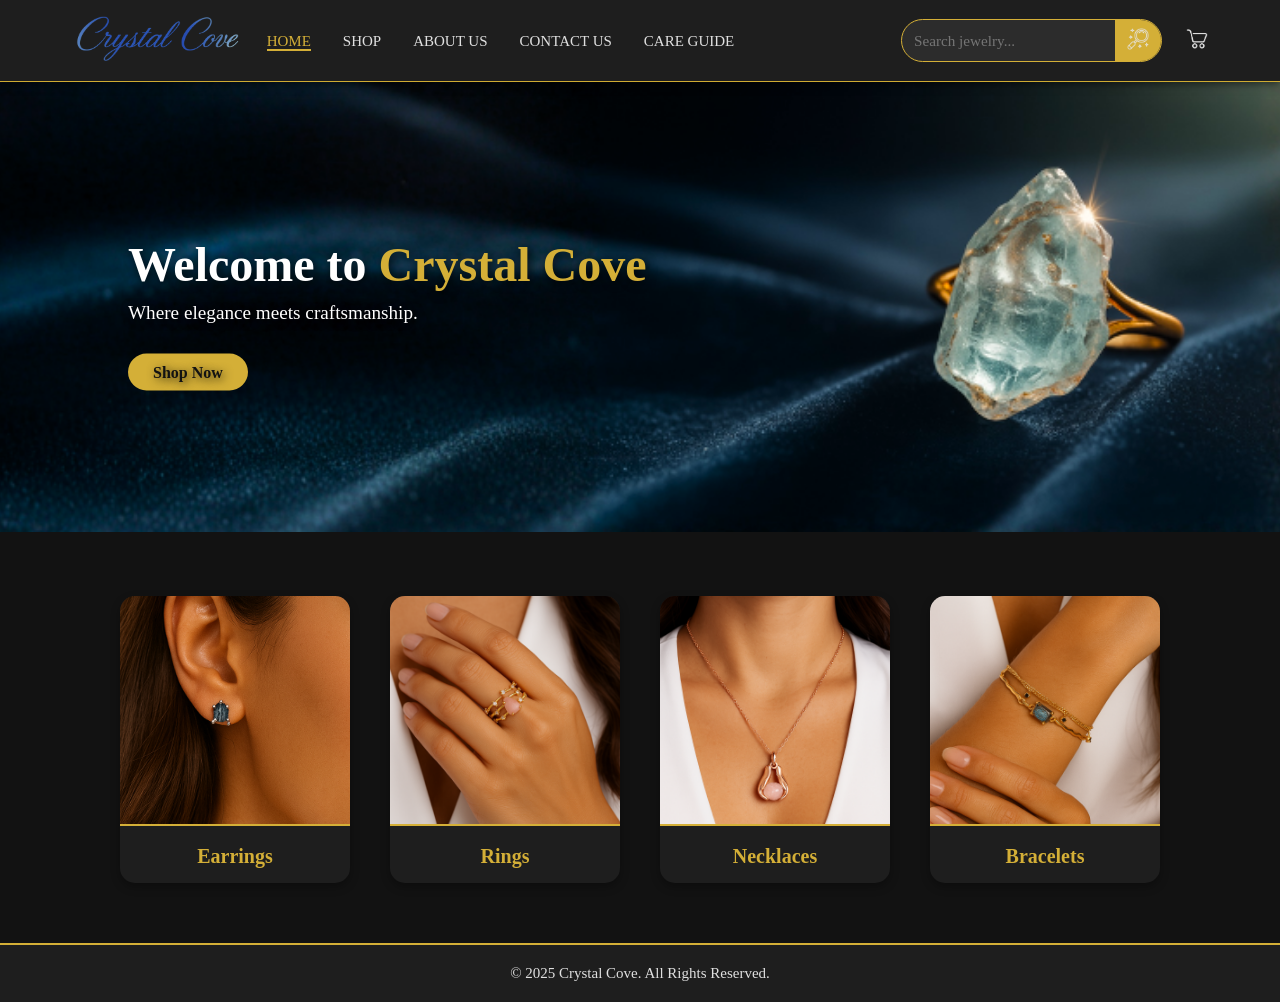
<file: Cove/index.html>
<!DOCTYPE html>
<html lang="en">
<head>
  <meta charset="UTF-8" />
  <meta name="viewport" content="width=device-width, initial-scale=1.0" />
  <title>Home</title>
  <link rel="stylesheet" href="theme/style2.css">
</head>
<body>
  <header class="main-header">
    <div class="header-container">
      <nav>
        <a href="index.html" class="logo-link">
          <img src="pics/logo.png" alt="logo" class="logo-img">
        </a>
        <ul class="list">
          <li><a href="index.html" class="active">Home</a></li>
          <li><a href="shop.html">Shop</a></li>
          <li><a href="about.html">About Us</a></li>
          <li><a href="contact.html">Contact Us</a></li>
          <li><a href="care-guide.html">Care Guide</a></li>
        </ul>
      </nav>

      <div class="icons">
        <div class="search-container">
          <form action="search.html" method="get">
            <input type="text" placeholder="Search jewelry..." name="q" class="search-input">
            <button type="submit" class="search-btn">
              <img src="pics/1.png" alt="Search" class="icon-img">
            </button>
          </form>
        </div>
        <a href="cart.html" aria-label="Shopping Cart">
          <img src="pics/2.png" alt="Shopping Cart" class="icon-img">
        </a>
      </div>
    </div>
  </header>

  <div class="homepic">
    <img src="pics/logopa.png" alt="Crystal Cove Jewelry" class="homepic-img">
    <div class="hometext">
      <h1>Welcome to <span>Crystal Cove</span></h1>
      <p>Where elegance meets craftsmanship.</p>
      <a href="shop.html" class="btn">Shop Now</a>
    </div>
  </div>

  <div class="product">
    <div class="product-item">
      <a href="shop.html#earrings">
        <img src="pics/earrings.png" alt="Earrings">
        <h3>Earrings</h3>
      </a>
    </div>

    <div class="product-item">
      <a href="shop.html#rings">
        <img src="pics/rings.png" alt="Rings">
        <h3>Rings</h3>
      </a>
    </div>

    <div class="product-item">
      <a href="shop.html#necklaces">
        <img src="pics/necklaces.png" alt="Necklaces">
        <h3>Necklaces</h3>
      </a>
    </div>

    <div class="product-item">
      <a href="shop.html#bracelets">
        <img src="pics/bracelets.png" alt="Bracelets">
        <h3>Bracelets</h3>
      </a>
    </div>
  </div>

  <footer>
    <p>© 2025 Crystal Cove. All Rights Reserved.</p>
  </footer>
</body>
</html>
</file>
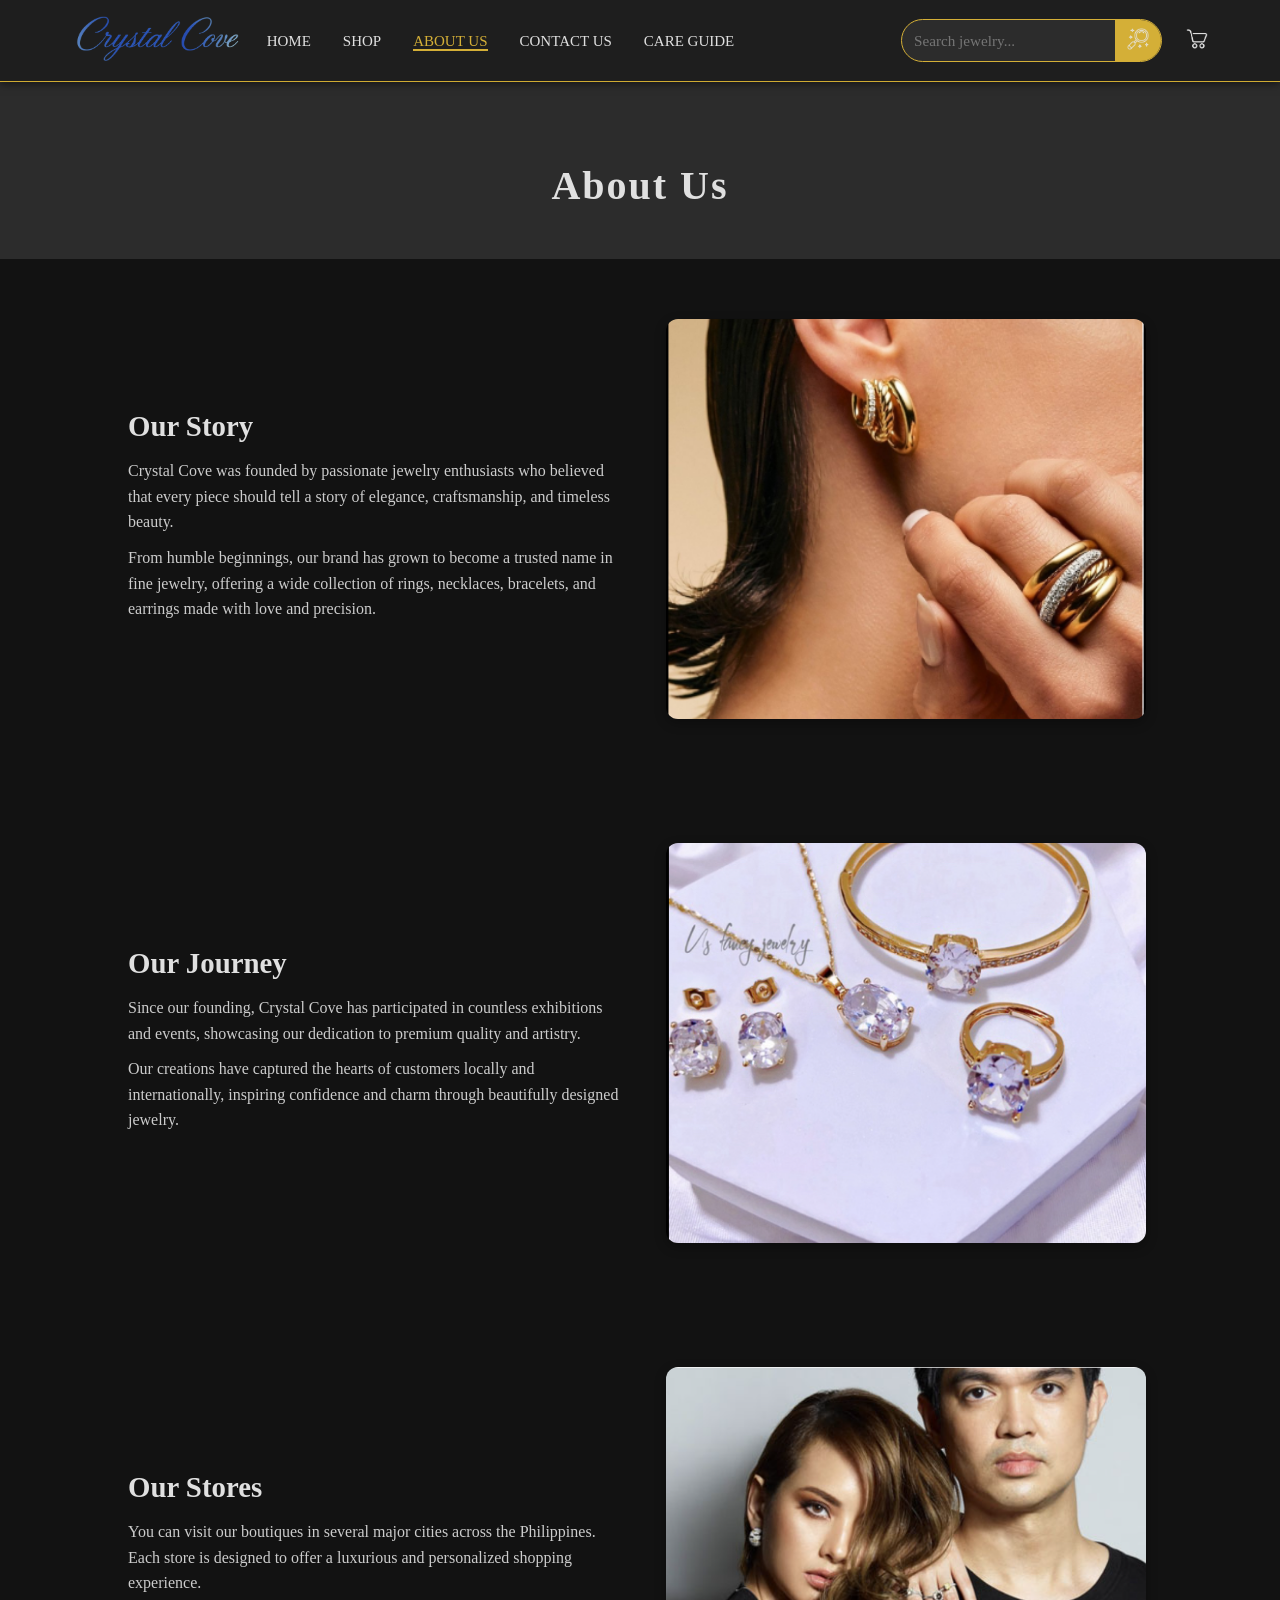
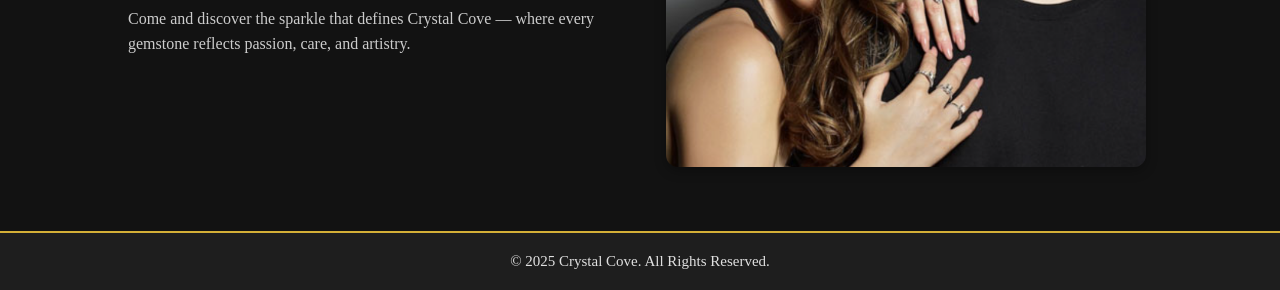
<file: Cove/about.html>
<!DOCTYPE html>
<html lang="en">
<head>
  <meta charset="UTF-8">
  <meta name="viewport" content="width=device-width, initial-scale=1.0">
  <title>About Us | Crystal Cove</title>
  <link rel="stylesheet" href="theme/style2.css">
</head>
<body>

  <header class="main-header">
    <div class="header-container">
      <nav>
        <a href="index.html" class="logo-link">
          <img src="pics/logo.png" alt="Crystal Cove Logo" class="logo-img">
        </a>
        <ul class="list">
          <li><a href="index.html">Home</a></li>
          <li><a href="shop.html">Shop</a></li>
          <li><a href="about.html" class="active">About Us</a></li>
          <li><a href="contact.html">Contact Us</a></li>
          <li><a href="care-guide.html">Care Guide</a></li>
        </ul>
      </nav>

      <div class="icons">
        <div class="search-container">
          <form action="search.html" method="get">
            <input type="text" placeholder="Search jewelry..." name="q" class="search-input">
            <button type="submit" class="search-btn">
              <img src="pics/1.png" alt="Search Icon" class="icon-img">
            </button>
          </form>
        </div>
        <a href="cart.html" aria-label="Shopping Cart">
          <img src="pics/2.png" alt="Shopping Cart Icon" class="icon-img">
        </a>
      </div>
    </div>
  </header>

  <section class="about-header">
    <h1>About Us</h1>
  </section>

  <!-- Our Story -->
  <section class="about-section">
    <div class="about-text">
      <h2>Our Story</h2>
      <p>
        Crystal Cove was founded by passionate jewelry enthusiasts who believed
        that every piece should tell a story of elegance, craftsmanship, and timeless beauty.
      </p>
      <p>
        From humble beginnings, our brand has grown to become a trusted name in fine jewelry,
        offering a wide collection of rings, necklaces, bracelets, and earrings made with love
        and precision.
      </p>
    </div>
    <div class="about-img">
      <img src="pics/about1.png" alt="Our Story">
    </div>
  </section>

  <!-- Milestones -->
  <section class="about-section reverse">
    <div class="about-img">
      <img src="pics/about2.png" alt="Our Journey">
    </div>
    <div class="about-text">
      <h2>Our Journey</h2>
      <p>
        Since our founding, Crystal Cove has participated in countless exhibitions
        and events, showcasing our dedication to premium quality and artistry.
      </p>
      <p>
        Our creations have captured the hearts of customers locally and internationally,
        inspiring confidence and charm through beautifully designed jewelry.
      </p>
    </div>
  </section>

  <!-- Branches -->
  <section class="about-section">
    <div class="about-text">
      <h2>Our Stores</h2>
      <p>
        You can visit our boutiques in several major cities across the Philippines.
        Each store is designed to offer a luxurious and personalized shopping experience.
      </p>
      <p>
        Come and discover the sparkle that defines Crystal Cove — where every gemstone
        reflects passion, care, and artistry.
      </p>
    </div>
    <div class="about-img">
      <img src="pics/about3.png" alt="Our Stores">
    </div>
  </section>

  <footer>
    <p>© 2025 Crystal Cove. All Rights Reserved.</p>
  </footer>

</body>
</html>
</file>
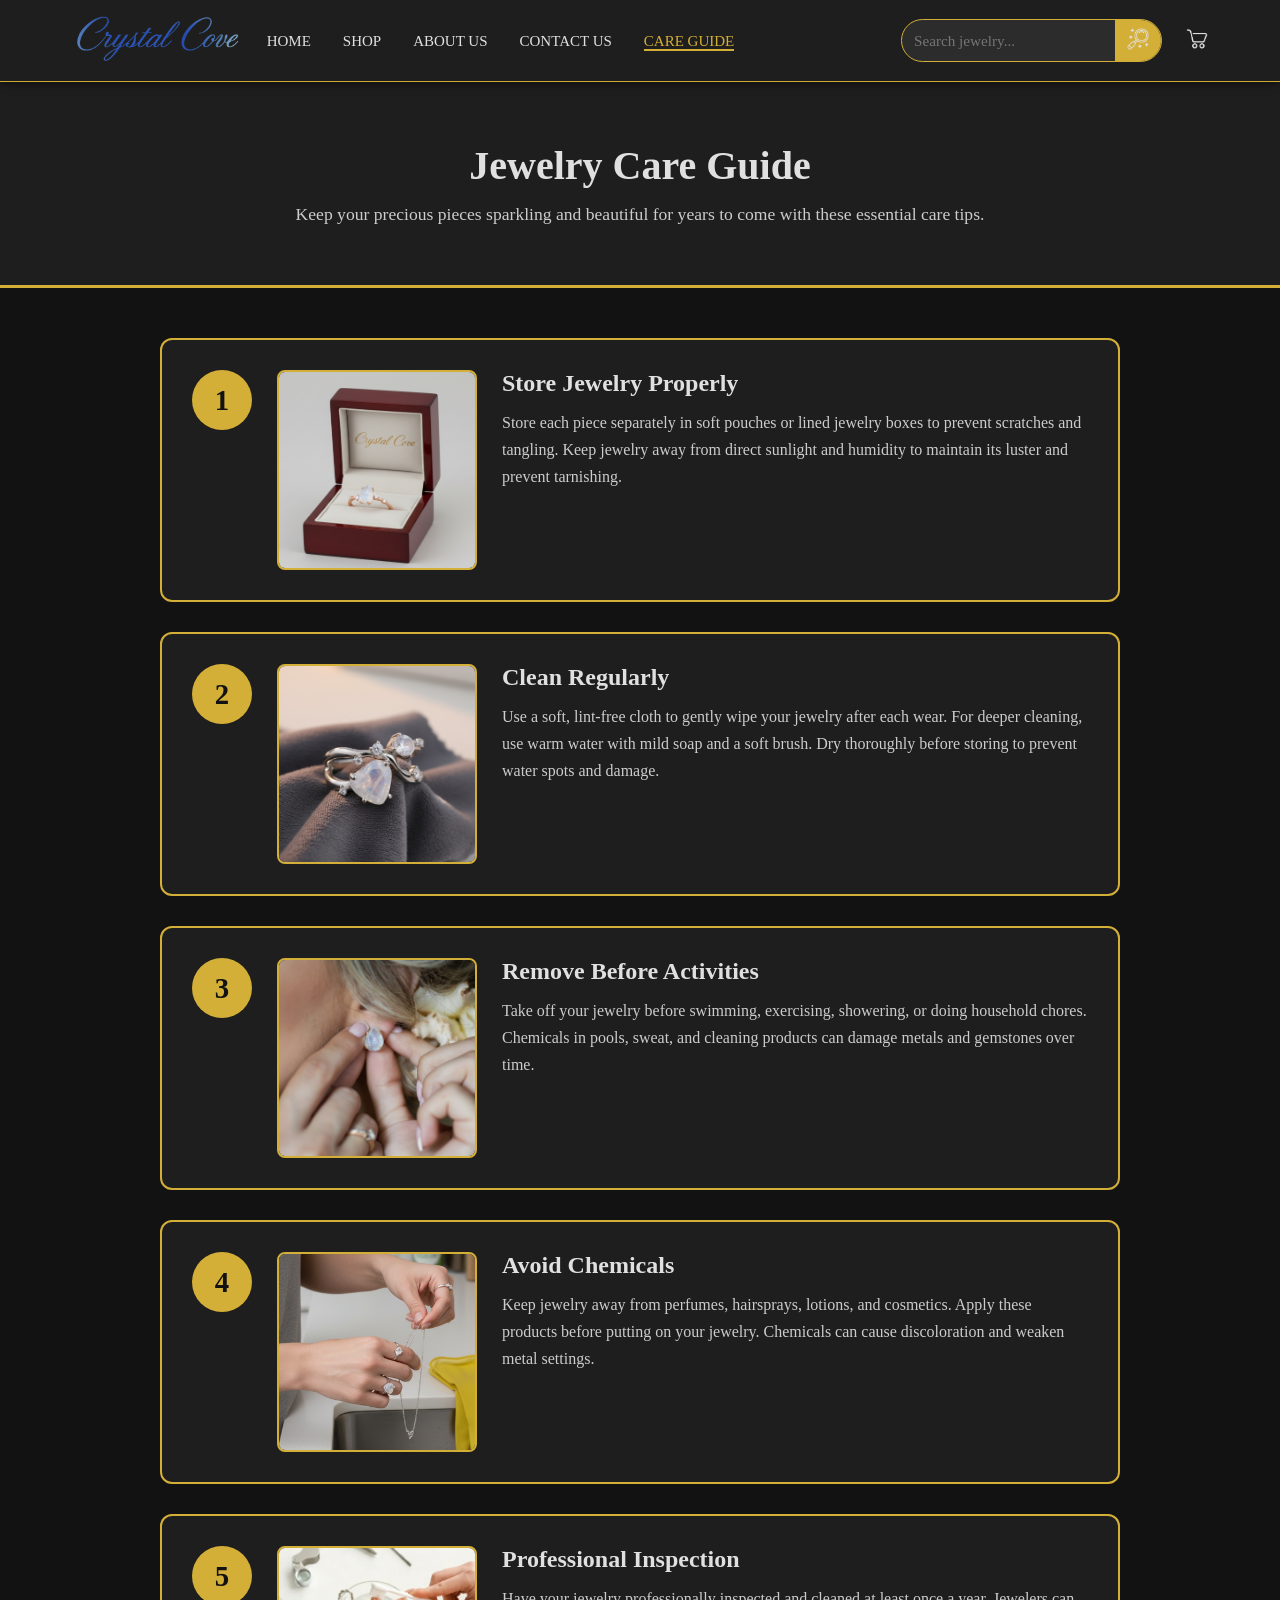
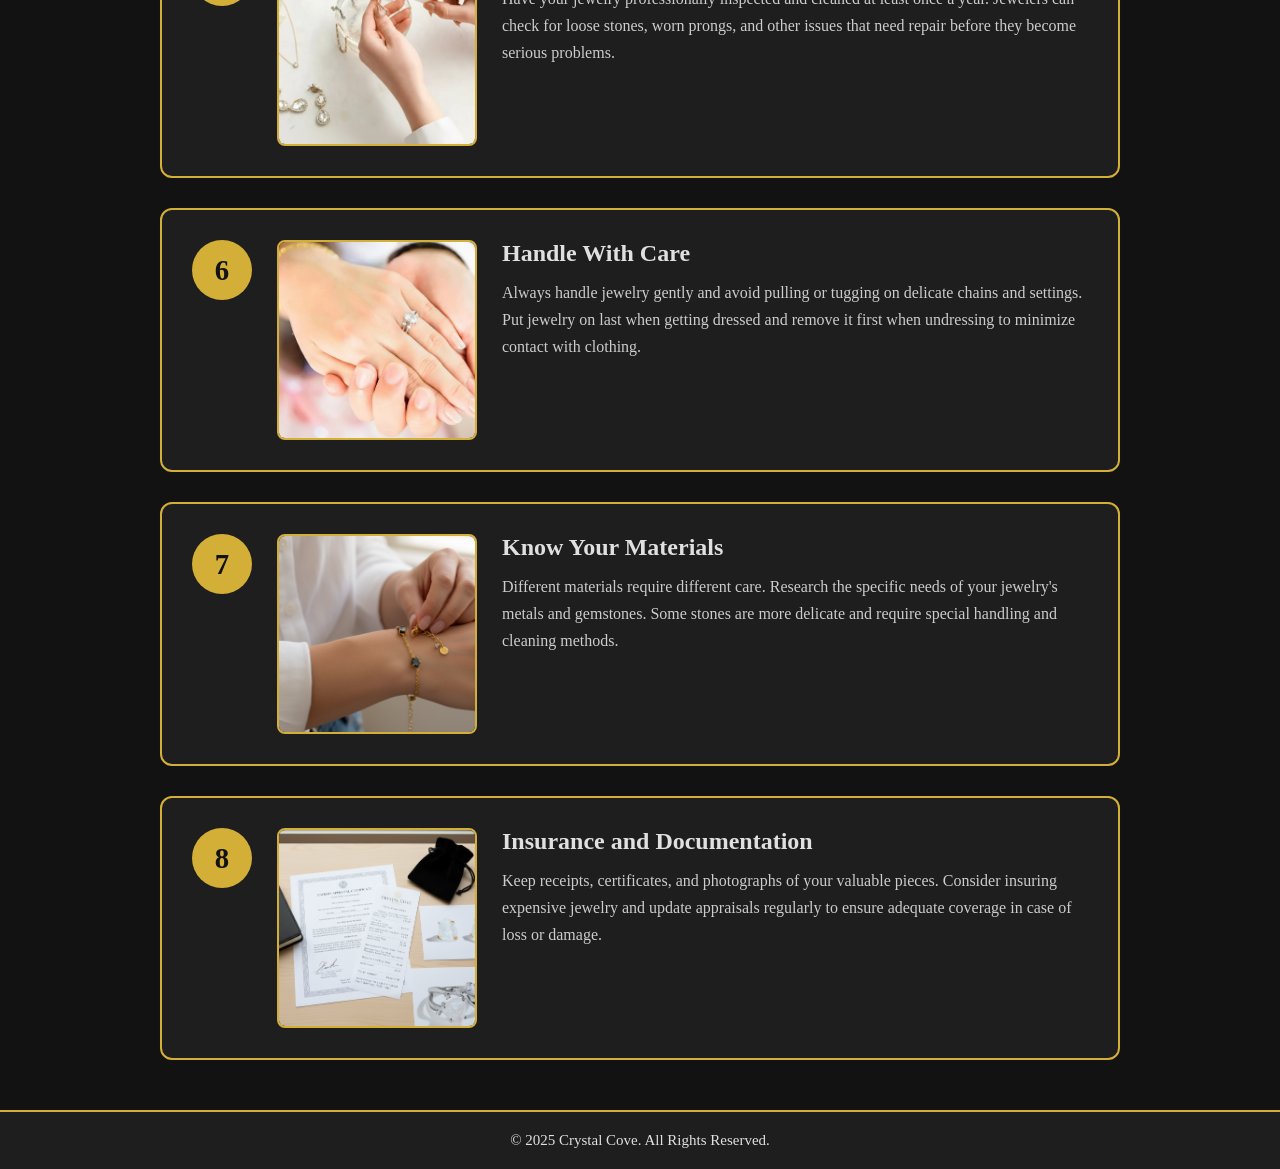
<file: Cove/care-guide.html>
<!DOCTYPE html>
<html>

<head>
  <meta charset="UTF-8" />
  <meta name="viewport" content="width=device-width, initial-scale=1.0" />
  <title>Jewelry Care Guide - Crystal Cove Collection</title>
  <link rel="stylesheet" href="theme/style2.css">

</head>

<body>

  <!-- ===== HEADER / NAVIGATION ===== -->
  <header class="main-header">
    <div class="header-container">
      <nav>
        <a href="index.html" class="logo-link">
          <img src="pics/logo.png" alt="Crystal Cove Logo" class="logo-img">
        </a>
        <ul class="list">
          <li><a href="index.html">Home</a></li>
          <li><a href="shop.html">Shop</a></li>
          <li><a href="about.html">About Us</a></li>
          <li><a href="contact.html">Contact Us</a></li>
          <li><a href="care-guide.html" class="active">Care Guide</a></li>
        </ul>
      </nav>

      <div class="icons">
        <div class="search-container">
          <form action="search.html" method="get">
            <input type="text" placeholder="Search jewelry..." name="q" class="search-input">
            <button type="submit" class="search-btn">
              <img src="pics/1.png" alt="Search Icon" class="icon-img">
            </button>
          </form>
        </div>
        <a href="cart.html" aria-label="Shopping Cart">
          <img src="pics/2.png" alt="Shopping Cart Icon" class="icon-img">
        </a>
      </div>
    </div>
  </header>

  <!-- ===== HERO SECTION ===== -->
  <section class="care-guide-hero">
    <h1>Jewelry Care Guide</h1>
    <p>Keep your precious pieces sparkling and beautiful for years to come with these essential care tips.</p>
  </section>

  <!-- ===== CARE TIPS ===== -->
  <section class="care-tips-container">

    <!-- TIP 1 -->
    <div class="care-tip">
      <div class="tip-number">1</div>
      <img src="pics/care-tip-1.png" alt="Store jewelry properly" class="tip-image">
      <div class="tip-content">
        <h2>Store Jewelry Properly</h2>
        <p>Store each piece separately in soft pouches or lined jewelry boxes to prevent scratches and tangling. Keep jewelry away from direct sunlight and humidity to maintain its luster and prevent tarnishing.</p>
      </div>
    </div>

    <!-- TIP 2 -->
    <div class="care-tip">
      <div class="tip-number">2</div>
      <img src="pics/care-tip-2.png" alt="Clean regularly" class="tip-image">
      <div class="tip-content">
        <h2>Clean Regularly</h2>
        <p>Use a soft, lint-free cloth to gently wipe your jewelry after each wear. For deeper cleaning, use warm water with mild soap and a soft brush. Dry thoroughly before storing to prevent water spots and damage.</p>
      </div>
    </div>

    <!-- TIP 3 -->
    <div class="care-tip">
      <div class="tip-number">3</div>
      <img src="pics/care-tip-3.png" alt="Remove before activities" class="tip-image">
      <div class="tip-content">
        <h2>Remove Before Activities</h2>
        <p>Take off your jewelry before swimming, exercising, showering, or doing household chores. Chemicals in pools, sweat, and cleaning products can damage metals and gemstones over time.</p>
      </div>
    </div>

    <!-- TIP 4 -->
    <div class="care-tip">
      <div class="tip-number">4</div>
      <img src="pics/care-tip-4.png" alt="Avoid chemicals" class="tip-image">
      <div class="tip-content">
        <h2>Avoid Chemicals</h2>
        <p>Keep jewelry away from perfumes, hairsprays, lotions, and cosmetics. Apply these products before putting on your jewelry. Chemicals can cause discoloration and weaken metal settings.</p>
      </div>
    </div>

    <!-- TIP 5 -->
    <div class="care-tip">
      <div class="tip-number">5</div>
      <img src="pics/care-tip-5.png" alt="Professional inspection" class="tip-image">
      <div class="tip-content">
        <h2>Professional Inspection</h2>
        <p>Have your jewelry professionally inspected and cleaned at least once a year. Jewelers can check for loose stones, worn prongs, and other issues that need repair before they become serious problems.</p>
      </div>
    </div>

    <!-- TIP 6 -->
    <div class="care-tip">
      <div class="tip-number">6</div>
      <img src="pics/care-tip-6.png" alt="Handle with care" class="tip-image">
      <div class="tip-content">
        <h2>Handle With Care</h2>
        <p>Always handle jewelry gently and avoid pulling or tugging on delicate chains and settings. Put jewelry on last when getting dressed and remove it first when undressing to minimize contact with clothing.</p>
      </div>
    </div>

    <!-- TIP 7 -->
    <div class="care-tip">
      <div class="tip-number">7</div>
      <img src="pics/care-tip-7.png" alt="Know your materials" class="tip-image">
      <div class="tip-content">
        <h2>Know Your Materials</h2>
        <p>Different materials require different care. Research the specific needs of your jewelry's metals and gemstones. Some stones are more delicate and require special handling and cleaning methods.</p>
      </div>
    </div>

    <!-- TIP 8 -->
    <div class="care-tip">
      <div class="tip-number">8</div>
      <img src="pics/care-tip-8.png" alt="Insurance and documentation" class="tip-image">
      <div class="tip-content">
        <h2>Insurance and Documentation</h2>
        <p>Keep receipts, certificates, and photographs of your valuable pieces. Consider insuring expensive jewelry and update appraisals regularly to ensure adequate coverage in case of loss or damage.</p>
      </div>
    </div>

  </section>

  <footer>
    <p>© 2025 Crystal Cove. All Rights Reserved.</p>
  </footer>

</body>

</html>
</file>
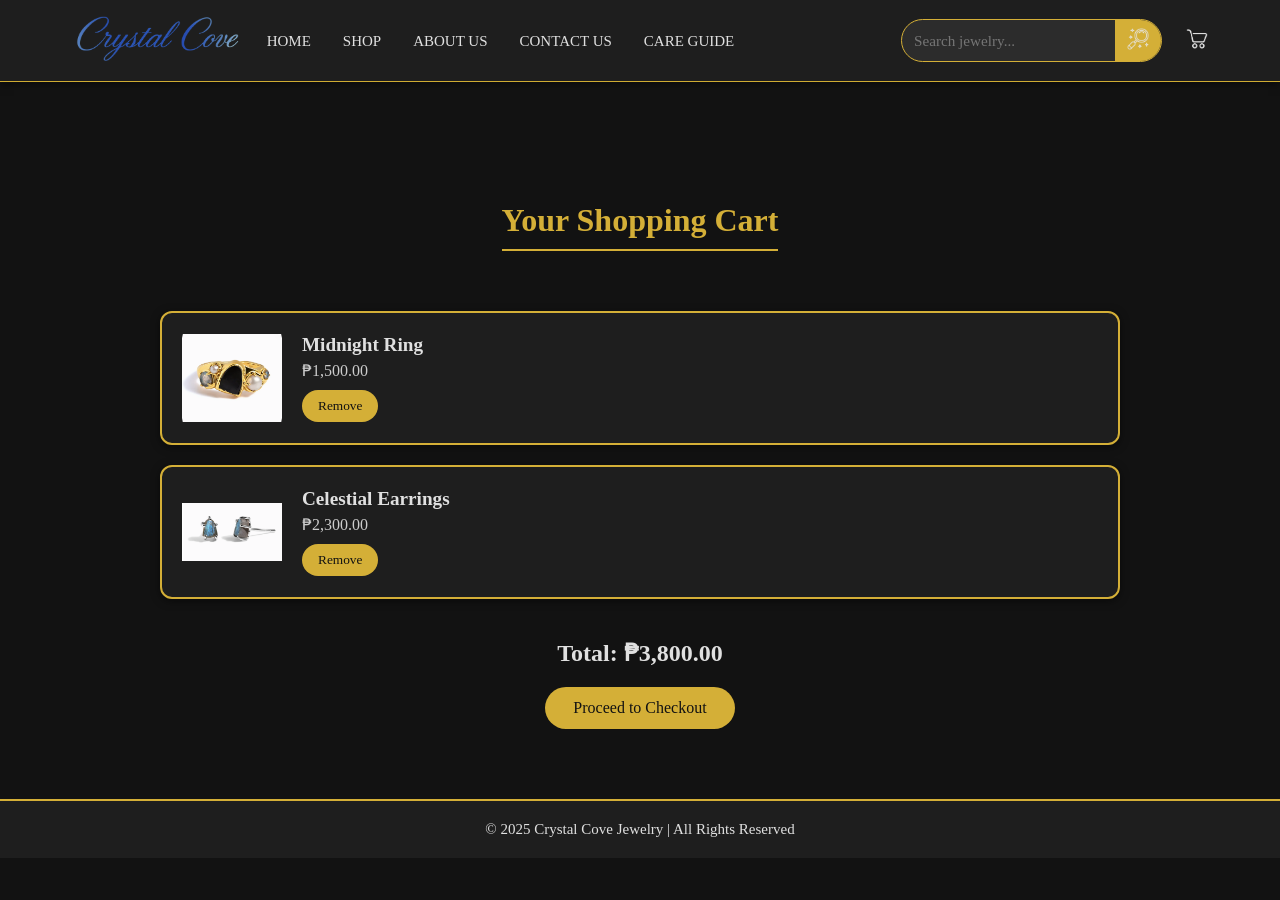
<file: Cove/cart.html>
<!DOCTYPE html>
<html lang="en">
<head>
  <meta charset="UTF-8" />
  <meta name="viewport" content="width=device-width, initial-scale=1.0" />
  <title>Shopping Cart | Crystal Cove Jewelry</title>
  <link rel="stylesheet" href="theme/style2.css">
</head>
<body>

  <header class="main-header">
    <div class="header-container">
      <nav>
        <a href="index.html" class="logo-link">
          <img src="pics/logo.png" alt="Crystal Cove Logo" class="logo-img">
        </a>
        <ul class="list">
          <li><a href="index.html">Home</a></li>
          <li><a href="shop.html">Shop</a></li>
          <li><a href="aboutus.html">About Us</a></li>
          <li><a href="contact.html">Contact Us</a></li>
          <li><a href="care-guide.html">Care Guide</a></li>
        </ul>
      </nav>

      <div class="icons">
        <div class="search-container">
          <form action="search.html" method="get">
            <input type="text" placeholder="Search jewelry..." name="q" class="search-input">
            <button type="submit" class="search-btn">
              <img src="pics/1.png" alt="Search" class="icon-img">
            </button>
          </form>
        </div>
        <a href="cart.html" aria-label="Shopping Cart">
          <img src="pics/2.png" alt="Shopping Cart" class="icon-img">
        </a>
      </div>
    </div>
  </header>

  <section class="cart-section">
    <h1>Your Shopping Cart</h1>

    <div class="cart-container">
      <div class="cart-item">
        <img src="pics/midnightring.png" alt="Midnight Ring">
        <div class="item-details">
          <h2>Midnight Ring</h2>
          <p>₱1,500.00</p>
          <button class="remove-btn">Remove</button>
        </div>
      </div>

      <div class="cart-item">
        <img src="pics/celestialearrings.png" alt="Celestial Earrings">
        <div class="item-details">
          <h2>Celestial Earrings</h2>
          <p>₱2,300.00</p>
          <button class="remove-btn">Remove</button>
        </div>
      </div>
    </div>

    <div class="cart-summary">
      <h3>Total: ₱3,800.00</h3>
      <button class="checkout-btn">Proceed to Checkout</button>
    </div>
  </section>

  <footer>
    <p>© 2025 Crystal Cove Jewelry | All Rights Reserved</p>
  </footer>
</body>
</html>
</file>
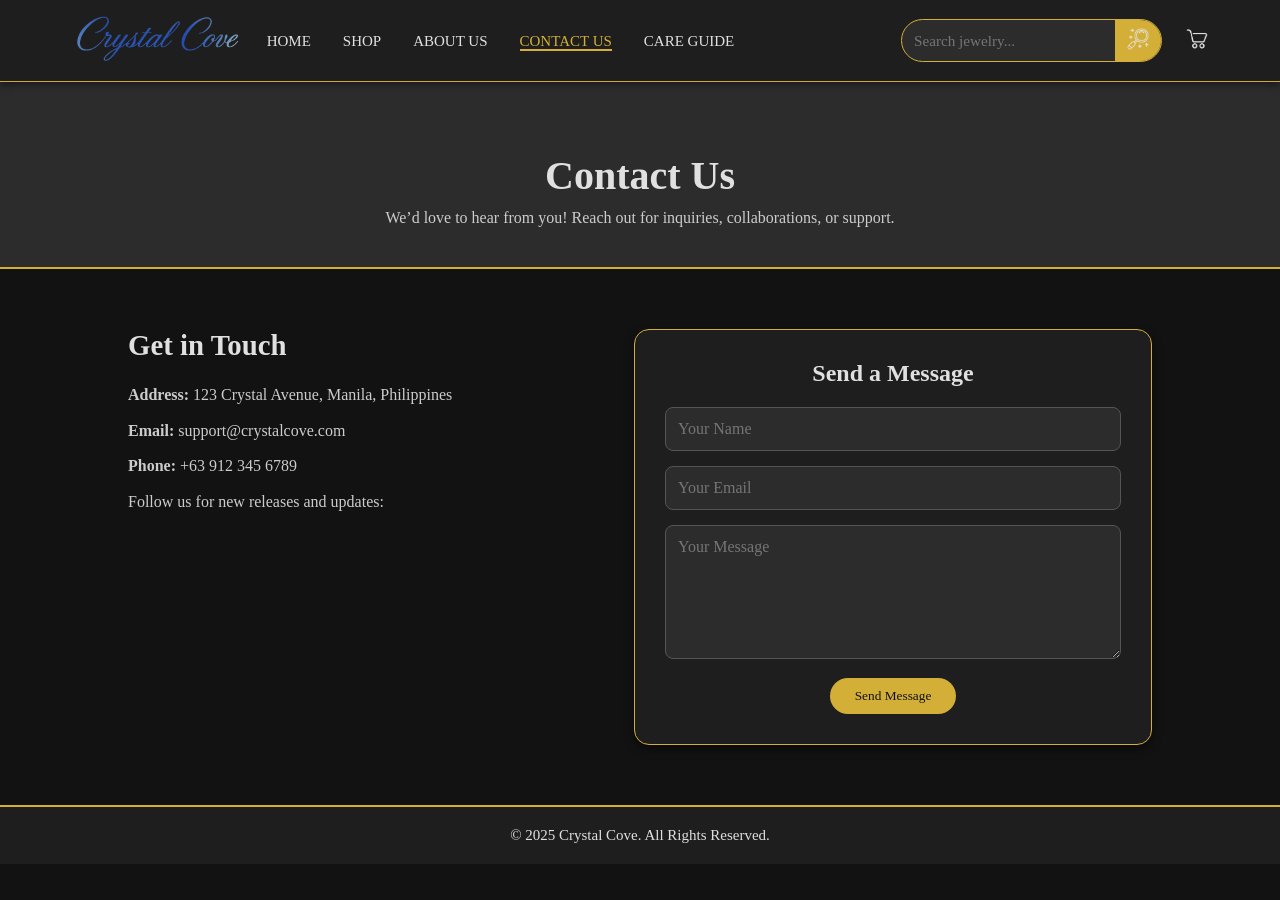
<file: Cove/contact.html>
<!DOCTYPE html>
<html lang="en">
<head>
  <meta charset="UTF-8" />
  <meta name="viewport" content="width=device-width, initial-scale=1.0" />
  <title>Contact Us - Crystal Cove</title>
  <link rel="stylesheet" href="theme/style2.css" />
</head>
<body>
  <!-- HEADER -->
  <header class="main-header">
    <div class="header-container">
      <nav>
        <a href="index.html" class="logo-link">
          <img src="pics/logo.png" alt="logo" class="logo-img">
        </a>
        <ul class="list">
          <li><a href="index.html">Home</a></li>
          <li><a href="shop.html">Shop</a></li>
          <li><a href="about.html">About Us</a></li>
          <li><a href="contact.html" class="active">Contact Us</a></li>
          <li><a href="care-guide.html">Care Guide</a></li>
        </ul>
      </nav>

      <div class="icons">
        <div class="search-container">
          <form action="search.html" method="get">
            <input type="text" placeholder="Search jewelry..." name="q" class="search-input">
            <button type="submit" class="search-btn">
              <img src="pics/1.png" alt="Search" class="icon-img">
            </button>
          </form>
        </div>
        <a href="cart.html" aria-label="Shopping Cart">
          <img src="pics/2.png" alt="Shopping Cart" class="icon-img">
        </a>
      </div>
    </div>
  </header>

  <!-- CONTACT HEADER -->
  <section class="contact-header">
    <h1>Contact Us</h1>
    <p>We’d love to hear from you! Reach out for inquiries, collaborations, or support.</p>
  </section>

  <!-- CONTACT FORM SECTION -->
  <section class="contact-section">
    <div class="contact-info">
      <h2>Get in Touch</h2>
      <p><strong>Address:</strong> 123 Crystal Avenue, Manila, Philippines</p>
      <p><strong>Email:</strong> support@crystalcove.com</p>
      <p><strong>Phone:</strong> +63 912 345 6789</p>
      <p>Follow us for new releases and updates:</p>
    </div>

    <form class="contact-form">
      <h2>Send a Message</h2>
      <div class="form-group">
        <input type="text" name="name" placeholder="Your Name" required>
      </div>
      <div class="form-group">
        <input type="email" name="email" placeholder="Your Email" required>
      </div>
      <div class="form-group">
        <textarea name="message" rows="6" placeholder="Your Message" required></textarea>
      </div>
      <button type="submit" class="submit-btn">Send Message</button>
    </form>
  </section>

  <!-- FOOTER -->
  <footer>
    <p>© 2025 Crystal Cove. All Rights Reserved.</p>
  </footer>
</body>
</html>
</file>
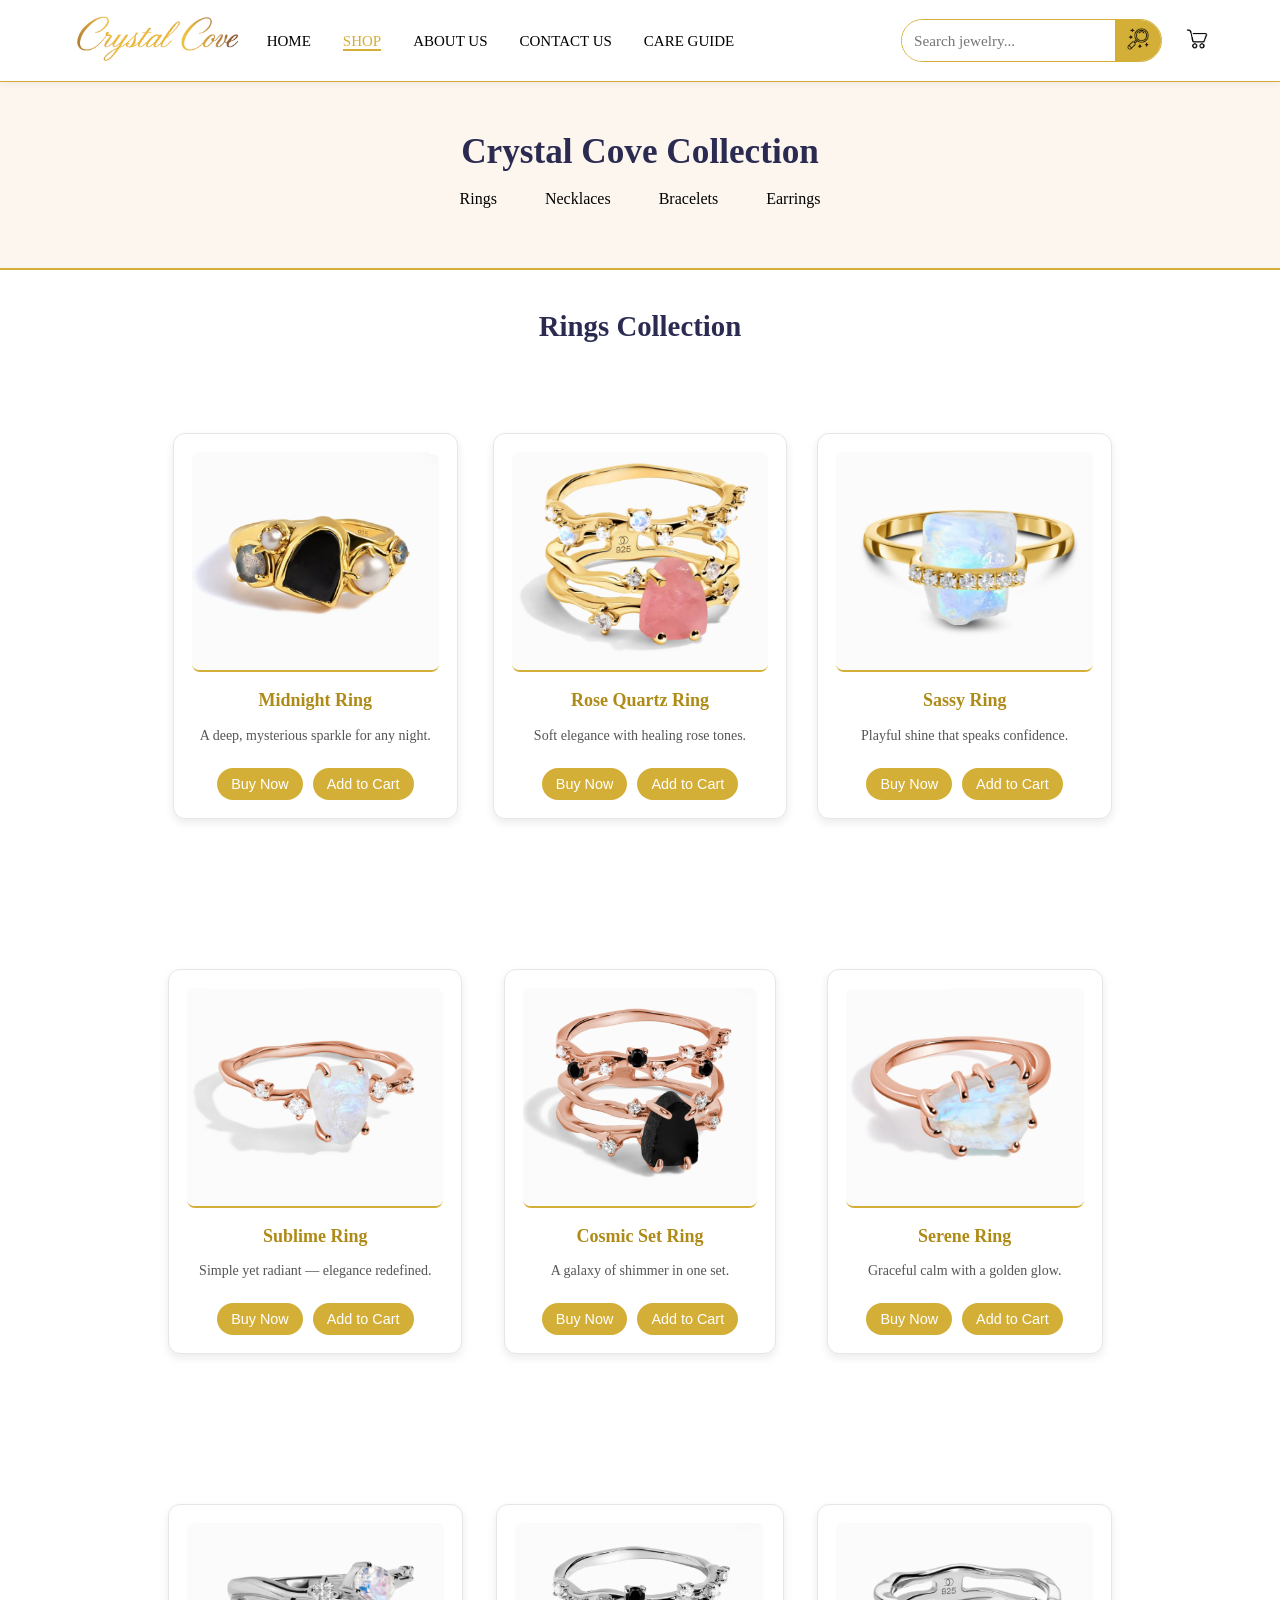
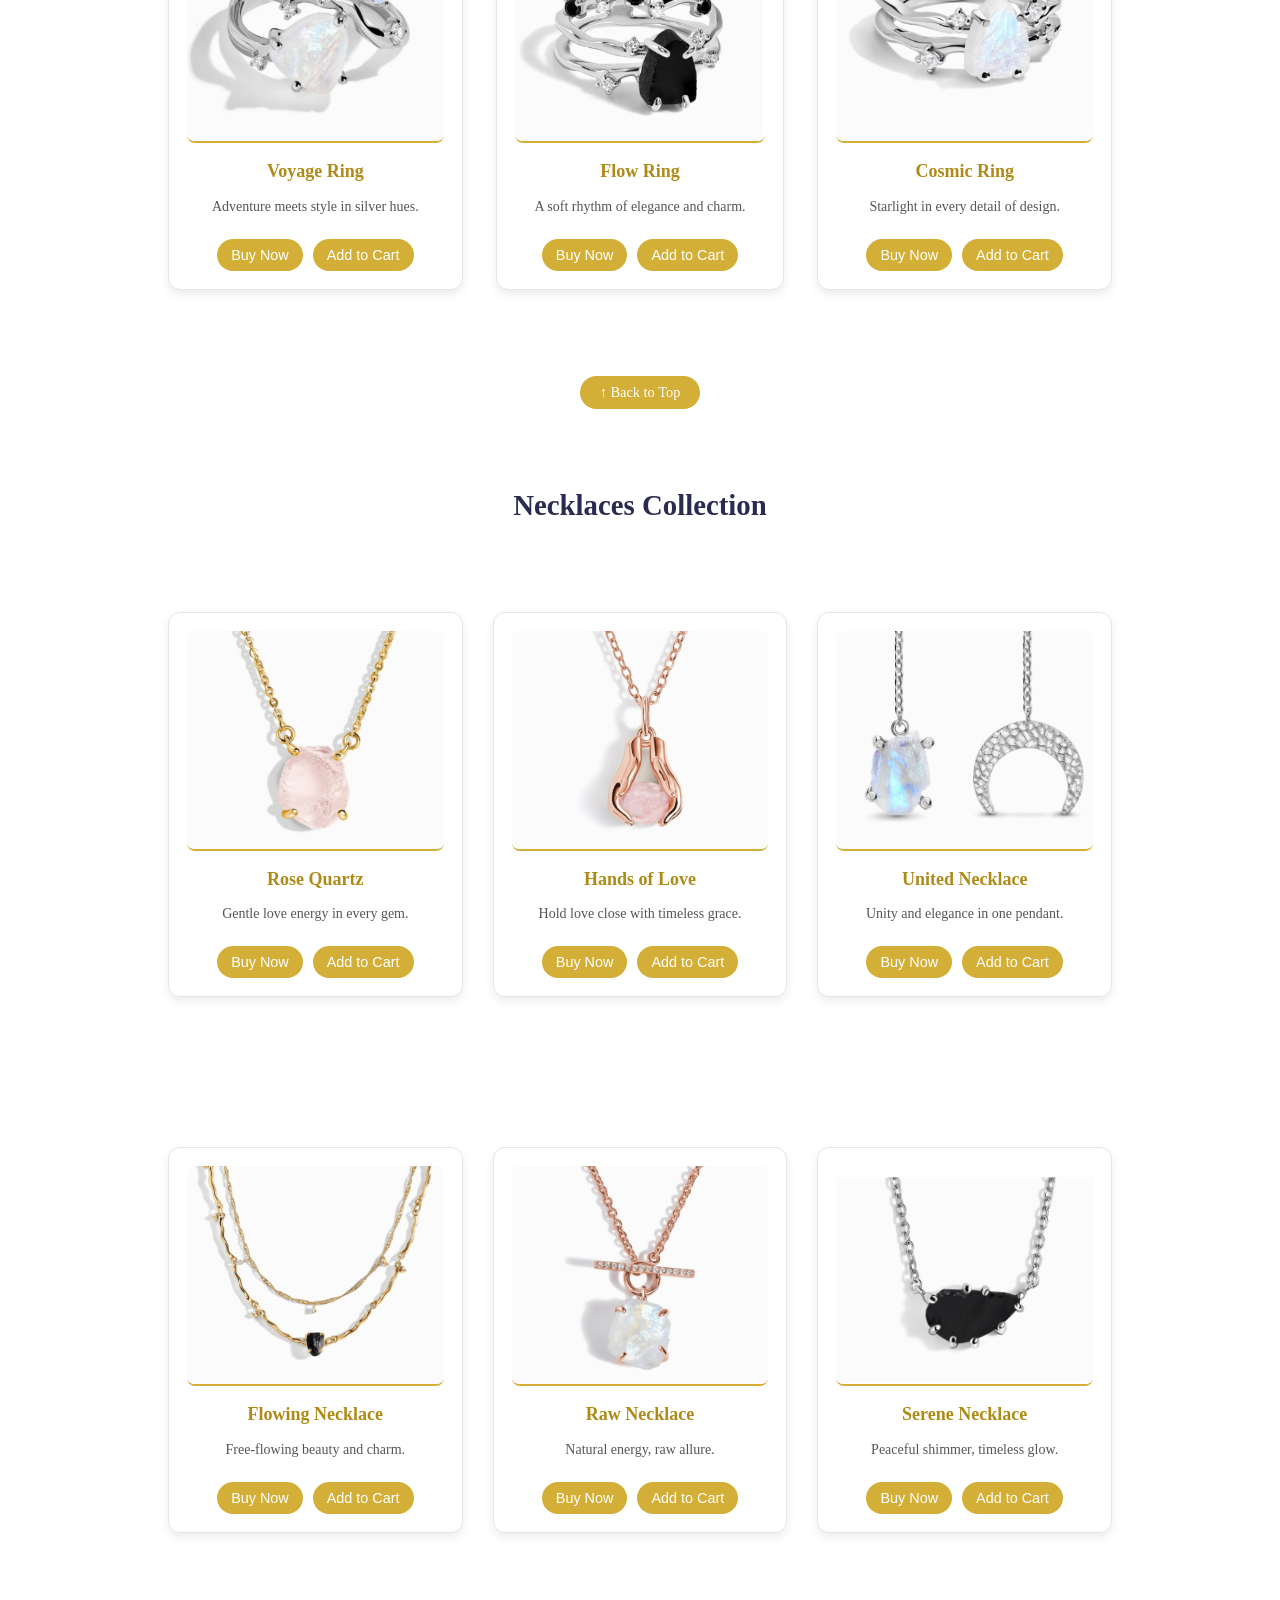
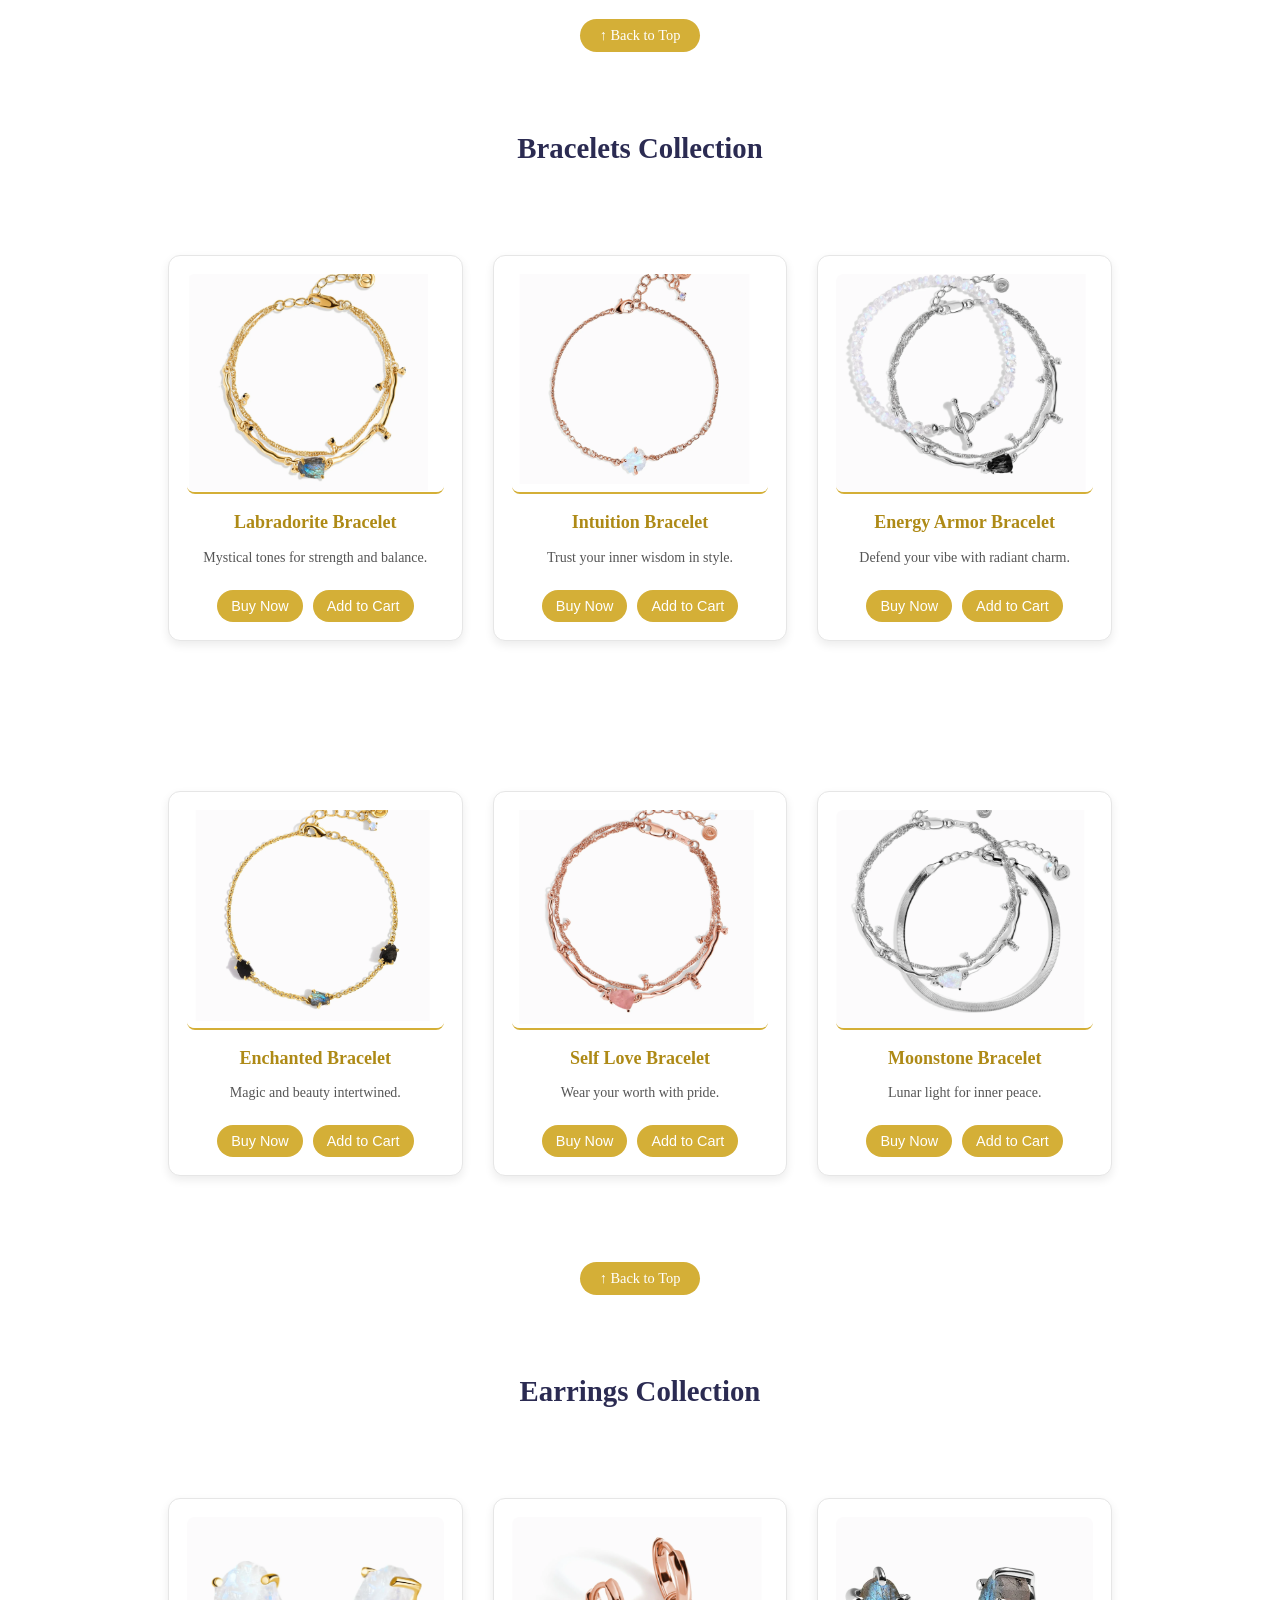
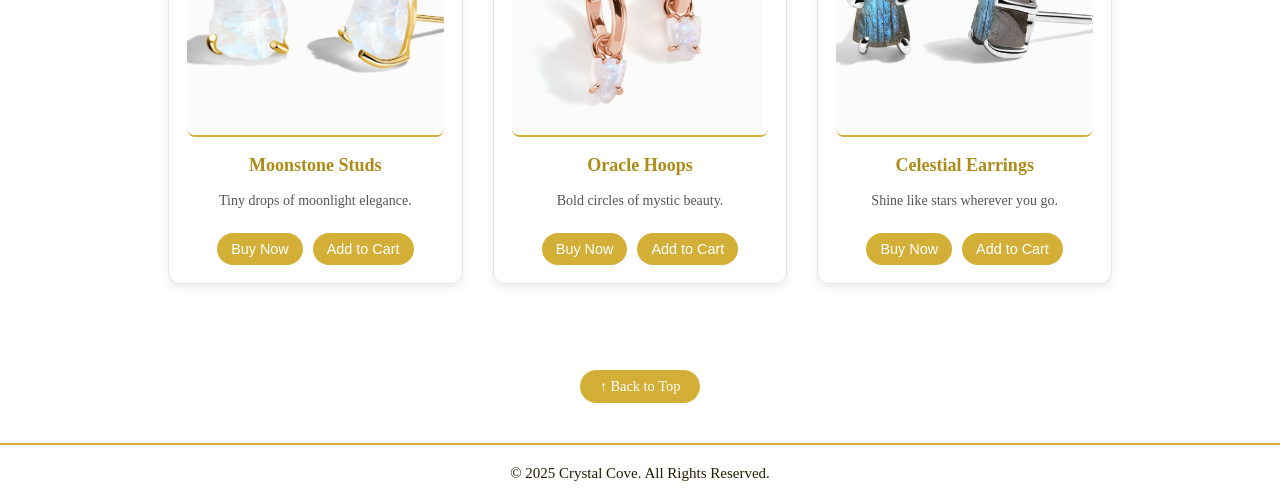
<file: Cove/shop.html>
<!DOCTYPE html>
<html lang="en">
<head>
  <meta charset="UTF-8" />
  <meta name="viewport" content="width=device-width, initial-scale=1.0" />
  <title>Crystal Cove Collection</title>
  <link rel="stylesheet" href="theme/style1.css">
</head>
<body>

  <header class="main-header">
    <div class="header-container">
      <nav>
        <a href="index.html" class="logo-link">
          <img src="pics/logo.png" alt="logo" class="logo-img">
        </a>
        <ul class="list">
          <li><a href="index.html">Home</a></li>
          <li><a href="shop.html" class="active">Shop</a></li>
          <li><a href="about.html">About Us</a></li>
          <li><a href="contact.html">Contact Us</a></li>
          <li><a href="care-guide.html">Care Guide</a></li>
        </ul>
      </nav>

      <div class="icons">
        <div class="search-container">
          <form action="search.html" method="get">
            <input type="text" placeholder="Search jewelry..." name="q" class="search-input">
            <button type="submit" class="search-btn">
              <img src="pics/1.png" alt="Search" class="icon-img">
            </button>
          </form>
        </div>
        <a href="cart.html" aria-label="Shopping Cart">
          <img src="pics/2.png" alt="Shopping Cart" class="icon-img">
        </a>
      </div>
    </div>
  </header>

  <header class="sub-header">
    <h1>Crystal Cove Collection</h1>
    <nav class="category-nav">
      <a href="#rings">Rings</a>
      <a href="#necklaces">Necklaces</a>
      <a href="#bracelets">Bracelets</a>
      <a href="#earrings">Earrings</a>
    </nav>
  </header>

  <main>
    <section id="rings" class="category hidden">
      <h2>Rings Collection</h2>
      <div class="product-grid">
        <div class="product"><img src="pics/midnightring.png" alt="Midnight Ring"><p class="name">Midnight Ring</p><p class="desc">A deep, mysterious sparkle for any night.</p><div class="buttons"><button onclick="alert('✅ Thank you for your purchase!')">Buy Now</button><button onclick="alert('🛒 Item added to your cart!')">Add to Cart</button></div></div>
        <div class="product"><img src="pics/rosequartz.png" alt="Rose Quartz Ring"><p class="name">Rose Quartz Ring</p><p class="desc">Soft elegance with healing rose tones.</p><div class="buttons"><button onclick="alert('✅ Thank you for your purchase!')">Buy Now</button><button onclick="alert('🛒 Item added to your cart!')">Add to Cart</button></div></div>
        <div class="product"><img src="pics/sassyring.png" alt="Sassy Ring"><p class="name">Sassy Ring</p><p class="desc">Playful shine that speaks confidence.</p><div class="buttons"><button onclick="alert('✅ Thank you for your purchase!')">Buy Now</button><button onclick="alert('🛒 Item added to your cart!')">Add to Cart</button></div></div>
        <div class="product"><img src="pics/sublime.png" alt="Sublime Ring"><p class="name">Sublime Ring</p><p class="desc">Simple yet radiant — elegance redefined.</p><div class="buttons"><button onclick="alert('✅ Thank you for your purchase!')">Buy Now</button><button onclick="alert('🛒 Item added to your cart!')">Add to Cart</button></div></div>
        <div class="product"><img src="pics/cosmicsetring.png" alt="Cosmic Set Ring"><p class="name">Cosmic Set Ring</p><p class="desc">A galaxy of shimmer in one set.</p><div class="buttons"><button onclick="alert('✅ Thank you for your purchase!')">Buy Now</button><button onclick="alert('🛒 Item added to your cart!')">Add to Cart</button></div></div>
        <div class="product"><img src="pics/serenering.png" alt="Serene Ring"><p class="name">Serene Ring</p><p class="desc">Graceful calm with a golden glow.</p><div class="buttons"><button onclick="alert('✅ Thank you for your purchase!')">Buy Now</button><button onclick="alert('🛒 Item added to your cart!')">Add to Cart</button></div></div>
        <div class="product"><img src="pics/voyagering.png" alt="Voyage Ring"><p class="name">Voyage Ring</p><p class="desc">Adventure meets style in silver hues.</p><div class="buttons"><button onclick="alert('✅ Thank you for your purchase!')">Buy Now</button><button onclick="alert('🛒 Item added to your cart!')">Add to Cart</button></div></div>
        <div class="product"><img src="pics/flowring.png" alt="Flow Ring"><p class="name">Flow Ring</p><p class="desc">A soft rhythm of elegance and charm.</p><div class="buttons"><button onclick="alert('✅ Thank you for your purchase!')">Buy Now</button><button onclick="alert('🛒 Item added to your cart!')">Add to Cart</button></div></div>
        <div class="product"><img src="pics/cosmicring.png" alt="Cosmic Ring"><p class="name">Cosmic Ring</p><p class="desc">Starlight in every detail of design.</p><div class="buttons"><button onclick="alert('✅ Thank you for your purchase!')">Buy Now</button><button onclick="alert('🛒 Item added to your cart!')">Add to Cart</button></div></div>
      </div>
      <a href="#" class="back-to-top">↑ Back to Top</a>
    </section>


    <section id="necklaces" class="category hidden">
      <h2>Necklaces Collection</h2>
      <div class="product-grid">
        <div class="product"><img src="pics/rosequartznecklace.png" alt=""><p class="name">Rose Quartz</p><p class="desc">Gentle love energy in every gem.</p><div class="buttons"><button onclick="alert('✅ Thank you for your purchase!')">Buy Now</button><button onclick="alert('🛒 Item added to your cart!')">Add to Cart</button></div></div>
        <div class="product"><img src="pics/handsoflove.png" alt=""><p class="name">Hands of Love</p><p class="desc">Hold love close with timeless grace.</p><div class="buttons"><button onclick="alert('✅ Thank you for your purchase!')">Buy Now</button><button onclick="alert('🛒 Item added to your cart!')">Add to Cart</button></div></div>
        <div class="product"><img src="pics/unitednecklace.png" alt=""><p class="name">United Necklace</p><p class="desc">Unity and elegance in one pendant.</p><div class="buttons"><button onclick="alert('✅ Thank you for your purchase!')">Buy Now</button><button onclick="alert('🛒 Item added to your cart!')">Add to Cart</button></div></div>
        <div class="product"><img src="pics/flowingnecklace.png" alt=""><p class="name">Flowing Necklace</p><p class="desc">Free-flowing beauty and charm.</p><div class="buttons"><button onclick="alert('✅ Thank you for your purchase!')">Buy Now</button><button onclick="alert('🛒 Item added to your cart!')">Add to Cart</button></div></div>
        <div class="product"><img src="pics/rawnecklace.png" alt=""><p class="name">Raw Necklace</p><p class="desc">Natural energy, raw allure.</p><div class="buttons"><button onclick="alert('✅ Thank you for your purchase!')">Buy Now</button><button onclick="alert('🛒 Item added to your cart!')">Add to Cart</button></div></div>
        <div class="product"><img src="pics/serenenecklace.png" alt=""><p class="name">Serene Necklace</p><p class="desc">Peaceful shimmer, timeless glow.</p><div class="buttons"><button onclick="alert('✅ Thank you for your purchase!')">Buy Now</button><button onclick="alert('🛒 Item added to your cart!')">Add to Cart</button></div></div>
      </div>
      <a href="#" class="back-to-top">↑ Back to Top</a>
    </section>

    <section id="bracelets" class="category hidden">
      <h2>Bracelets Collection</h2>
      <div class="product-grid">
        <div class="product"><img src="pics/labradoritebracellet.png" alt=""><p class="name">Labradorite Bracelet</p><p class="desc">Mystical tones for strength and balance.</p><div class="buttons"><button onclick="alert('✅ Thank you for your purchase!')">Buy Now</button><button onclick="alert('🛒 Item added to your cart!')">Add to Cart</button></div></div>
        <div class="product"><img src="pics/intuitionbracelet.png" alt=""><p class="name">Intuition Bracelet</p><p class="desc">Trust your inner wisdom in style.</p><div class="buttons"><button onclick="alert('✅ Thank you for your purchase!')">Buy Now</button><button onclick="alert('🛒 Item added to your cart!')">Add to Cart</button></div></div>
        <div class="product"><img src="pics/energyarmor.png" alt=""><p class="name">Energy Armor Bracelet</p><p class="desc">Defend your vibe with radiant charm.</p><div class="buttons"><button onclick="alert('✅ Thank you for your purchase!')">Buy Now</button><button onclick="alert('🛒 Item added to your cart!')">Add to Cart</button></div></div>
        <div class="product"><img src="pics/enchantedbracelet.png" alt=""><p class="name">Enchanted Bracelet</p><p class="desc">Magic and beauty intertwined.</p><div class="buttons"><button onclick="alert('✅ Thank you for your purchase!')">Buy Now</button><button onclick="alert('🛒 Item added to your cart!')">Add to Cart</button></div></div>
        <div class="product"><img src="pics/selflove.png" alt=""><p class="name">Self Love Bracelet</p><p class="desc">Wear your worth with pride.</p><div class="buttons"><button onclick="alert('✅ Thank you for your purchase!')">Buy Now</button><button onclick="alert('🛒 Item added to your cart!')">Add to Cart</button></div></div>
        <div class="product"><img src="pics/mooonstone.png" alt=""><p class="name">Moonstone Bracelet</p><p class="desc">Lunar light for inner peace.</p><div class="buttons"><button onclick="alert('✅ Thank you for your purchase!')">Buy Now</button><button onclick="alert('🛒 Item added to your cart!')">Add to Cart</button></div></div>
      </div>
      <a href="#" class="back-to-top">↑ Back to Top</a>
    </section>

    <section id="earrings" class="category hidden">
      <h2>Earrings Collection</h2>
      <div class="product-grid">
        <div class="product"><img src="pics/moonstonestuds.png" alt=""><p class="name">Moonstone Studs</p><p class="desc">Tiny drops of moonlight elegance.</p><div class="buttons"><button onclick="alert('✅ Thank you for your purchase!')">Buy Now</button><button onclick="alert('🛒 Item added to your cart!')">Add to Cart</button></div></div>
        <div class="product"><img src="pics/oraclehoops.png" alt=""><p class="name">Oracle Hoops</p><p class="desc">Bold circles of mystic beauty.</p><div class="buttons"><button onclick="alert('✅ Thank you for your purchase!')">Buy Now</button><button onclick="alert('🛒 Item added to your cart!')">Add to Cart</button></div></div>
        <div class="product"><img src="pics/celestialearrings.png" alt=""><p class="name">Celestial Earrings</p><p class="desc">Shine like stars wherever you go.</p><div class="buttons"><button onclick="alert('✅ Thank you for your purchase!')">Buy Now</button><button onclick="alert('🛒 Item added to your cart!')">Add to Cart</button></div></div>
      </div>
      <a href="#" class="back-to-top">↑ Back to Top</a>
    </section>
  </main>




  <footer>
    <p>© 2025 Crystal Cove. All Rights Reserved.</p>
  </footer>
</body>
</html>
</file>
<file: Cove/theme/style2.css>
/* =========================================
   GLOBAL RESET & BASE STYLES
   ========================================= */
* {
  margin: 0;
  padding: 0;
  box-sizing: border-box;
}

body {
  font-family: "Goudy Old Style";
  background-color: #121212; /* Dark background */
  color: #e0e0e0; /* Light text color */
}

html {
  scroll-behavior: smooth;
}

/* =========================================
   HEADER
   ========================================= */
.main-header {
  background-color: #1e1e1e; /* Slightly lighter dark for header */
  border-bottom: 1px solid #cfab32;
  position: sticky;
  top: 0;
  z-index: 1000;
  box-shadow: 0 2px 8px rgba(0, 0, 0, 0.5); /* Stronger shadow for contrast */
}

.header-container {
  max-width: 1200px;
  margin: 0 auto;
  padding: 1rem 2rem;
  display: flex;
  align-items: center;
  justify-content: space-between;
}

.logo-img {
  height: 45px;
  width: auto;
  /* You might need to change the logo image itself or add a filter for dark mode */
  filter: invert(0.9); /* Example filter if logo is black */
}

nav {
  display: flex;
  align-items: center;
}

.list {
  list-style: none;
  display: flex;
  gap: 2rem;
  margin-left: 1.5rem;
}

.list a {
  text-decoration: none;
  color: #e0e0e0; /* Light link color */
  font-family: "Sitka Subheading Semibold";
  font-size: 15px;
  text-transform: uppercase;
  transition: color 0.3s ease, border-bottom 0.3s ease;
  border-bottom: 2px solid transparent;
}

.list a:hover,
.list a.active {
  color: #D4AF37; /* Gold accent retained */
  border-bottom: 2px solid #D4AF37;
}

.icons {
  display: flex;
  align-items: center;
}

.search-container {
  display: flex;
  align-items: center;
  margin-right: 1.5rem;
}

.search-container form {
  display: flex;
  border: 1px solid #D4AF37;
  border-radius: 25px;
  overflow: hidden;
  background-color: #2c2c2c; /* Darker background for form */
}

.search-input {
  padding: 8px 12px;
  border: none;
  outline: none;
  font-size: 0.95rem;
  color: #e0e0e0; /* Light text color */
  background-color: transparent; /* Transparent to show form background */
  font-family: "Sitka Subheading Semibold";
}

.search-btn {
  background-color: #D4AF37; /* Gold accent retained */
  border: none;
  padding: 8px 12px;
  cursor: pointer;
  transition: background-color 0.3s ease;
}

.search-btn:hover {
  background-color: #e2be3b;
}

.icon-img {
  width: 22px;
  height: 22px;
  transition: transform 0.3s ease, filter 0.3s ease;
  filter: invert(0.9); /* Invert icon color if they are black */
}

.icon-img:hover {
  transform: scale(1.1);
  filter: brightness(1.5) invert(0.9); /* Increased brightness for hover */
}

/* =========================================
   FOOTER
   ========================================= */
footer {
  background-color: #1e1e1e; /* Dark background */
  color: #e0e0e0; /* Light text color */
  text-align: center;
  padding: 20px 0;
  font-family: "Goudy Old Style";
  font-size: 15px;
  border-top: 2px solid #D4AF37;
  display: flex;
  justify-content: center;
  align-items: center;
}

footer p {
  margin: 0;
}

/* =========================================
   HOME PAGE
   ========================================= */
.homepic {
  position: relative;
  width: 100%;
  overflow: hidden;
}

.homepic-img {
  width: 100%;
  height: 50vh;
  object-fit: cover;
  /* Consider adjusting image brightness/contrast for dark mode */
}

.hometext {
  position: absolute;
  top: 50%;
  left: 10%;
  transform: translateY(-50%);
  color: white;
  text-align: left;
  text-shadow: 2px 2px 10px rgba(0, 0, 0, 0.8); /* Stronger shadow */
}

.hometext h1 {
  font-size: 3rem;
  margin-bottom: 10px;
  font-family: "Goudy Old Style";
}

.hometext h1 span {
  color: #D4AF37; /* Gold accent retained */
}

.hometext p {
  font-size: 1.2rem;
  margin-bottom: 40px;
}

.btn {
  background-color: #D4AF37; /* Gold accent retained */
  color: #121212; /* Dark button text for contrast */
  padding: 10px 25px;
  border-radius: 25px;
  text-decoration: none;
  font-weight: bold;
  transition: 0.3s;
}

.btn:hover {
  background-color: #e2be3b; /* Lighter gold for hover */
}

/* =========================================
   HOME PRODUCT SECTION
   ========================================= */
.product {
  display: flex;
  justify-content: center;
  align-items: center;
  gap: 40px;
  margin: 60px auto;
  flex-wrap: nowrap;
}

.product-item {
  text-align: center;
  background-color: #1e1e1e; /* Dark background for item */
  border-radius: 15px;
  overflow: hidden;
  box-shadow: 0 4px 10px rgba(0,0,0,0.3); /* Darker shadow */
  transition: transform 0.3s ease, box-shadow 0.3s ease, filter 0.3s ease;
  width: 230px;
}

.product-item:hover {
  transform: translateY(-8px);
  box-shadow: 0 10px 18px rgba(212, 175, 55, 0.5); /* Gold shadow for hover */
  filter: brightness(1.1);
}

.product-item img {
  width: 100%;
  height: 230px;
  object-fit: cover;
  border-bottom: 2px solid #D4AF37;
}

.product-item h3 {
  margin: 15px 0;
  color: #D4AF37; /* Gold accent retained */
  font-size: 20px;
  font-weight: 600;
  font-family: "Goudy Old Style";
  text-decoration: none;
}

.product-item a {
  text-decoration: none;
  color: inherit;
}

/* =========================================
   SHOP PAGE
   ========================================= */
.shop-header {
  background: #2c2c2c; /* Dark background */
  padding: 60px 20px;
  text-align: center;
}

.shop-header h1 {
  font-family: "Playfair Display", serif;
  font-size: 2.5rem;
  color: #e0e0e0; /* Light text color */
}

.shop-container {
  display: grid;
  grid-template-columns: repeat(3, 1fr);
  gap: 30px;
  margin: 60px auto;
  max-width: 1200px;
  padding: 0 20px;
}

.shop-item {
  background-color: #1e1e1e; /* Dark background for item */
  border: 1px solid #D4AF37;
  border-radius: 10px;
  text-align: center;
  padding: 15px;
  box-shadow: 0 4px 8px rgba(0, 0, 0, 0.3);
  transition: transform 0.3s ease, box-shadow 0.3s ease;
  color: #e0e0e0; /* Ensure text inside is light */
}

.shop-item img {
  width: 100%;
  height: 250px;
  object-fit: cover;
  border-radius: 8px;
  margin-bottom: 10px;
}

.shop-item:hover {
  transform: translateY(-5px);
  box-shadow: 0 8px 15px rgba(212, 175, 55, 0.25);
}

/* Responsive Layouts (No color changes needed) */
@media (max-width: 900px) {
  .shop-container {
    grid-template-columns: repeat(2, 1fr);
  }
}

@media (max-width: 600px) {
  .shop-container {
    grid-template-columns: 1fr;
  }
}


/* =========================================
   SHOP PAGE (Sub-sections)
   ========================================= */

.sub-header {
  background-color: #2c2c2c; /* Dark background */
  text-align: center;
  padding: 50px 0 20px;
  border-bottom: 2px solid #D4AF37;
}

.sub-header h1 {
  font-family: "Playfair Display", serif;
  color: #e0e0e0; /* Light text color */
  font-size: 2.2rem;
  margin-bottom: 10px;
}

.category-nav {
  display: flex;
  justify-content: center;
  gap: 1.5rem;
  margin-bottom: 30px;
}

.category-nav a {
  text-decoration: none;
  color: #e0e0e0; /* Light link color */
  font-family: "Sitka Subheading Semibold";
  border-bottom: 2px solid transparent;
  transition: 0.3s;
  padding: 8px 12px;
  border-radius: 20px;
}

.category-nav a:hover {
  color: #D4AF37; /* Gold hover color */
  border-bottom: 2px solid #D4AF37;
}

.category {
  padding: 40px 10%;
  background-color: #121212; /* Main dark background */
  text-align: center;
  box-sizing: border-box;
  max-width: 1200px;
  margin: 0 auto;
}


.category h2 {
  font-size: 1.8rem;
  font-family: "Playfair Display", serif;
  color: #e0e0e0; /* Light heading color */
  margin-bottom: 30px;
}


.category .product-grid {
  display: grid;
  grid-template-columns: repeat(3, 1fr);
  gap: 30px;
  justify-items: stretch;
  align-items: start;
  width: 100%;
  box-sizing: border-box;
}

.category .product {
  background: #1e1e1e; /* Dark background for product item */
  border-radius: 12px;
  box-shadow: 0 4px 10px rgba(0, 0, 0, 0.3);
  padding: 18px;
  text-align: center;
  transition: transform 0.28s ease, box-shadow 0.28s ease;
  border: 1px solid #333; /* Slightly lighter border */
  display: flex;
  flex-direction: column;
  gap: 10px;
}

.category .product img {
  width: 100%;
  height: 220px;
  object-fit: cover;
  border-bottom: 2px solid #D4AF37;
  border-radius: 8px;
  display: block;
}


.category .name {
  font-size: 18px;
  color: #D4AF37; /* Gold accent retained */
  font-weight: 700;
  margin: 8px 0 6px;
  line-height: 1.2;
}

.category .desc {
  color: #ccc; /* Lighter description text */
  font-size: 14px;
  margin-bottom: 8px;
  flex-grow: 1;
}


.category .buttons {
  display: flex;
  justify-content: center;
  gap: 10px;
  margin-top: 6px;
}

.category .buttons button {
  background-color: #D4AF37; /* Gold accent retained */
  color: #121212; /* Dark button text for contrast */
  border: none;
  padding: 8px 14px;
  border-radius: 20px;
  cursor: pointer;
  font-size: 0.9rem;
  transition: background-color 0.2s;
}

.category .buttons button:hover {
  background-color: #e2be3b;
}

/* back to top */
.category .back-to-top {
  display: inline-block;
  margin-top: 26px;
  text-decoration: none;
  background-color: #D4AF37;
  color: #121212; /* Dark button text for contrast */
  padding: 8px 20px;
  border-radius: 20px;
  font-size: 0.9rem;
  transition: background-color 0.2s;
}

.category .back-to-top:hover {
  background-color: #e2be3b;
}

.hidden {
  display: block !important;
}

/* Responsive Layouts (No color changes needed) */
@media (max-width: 1000px) {
  .category .product-grid {
    grid-template-columns: repeat(2, 1fr);
  }
}

@media (max-width: 640px) {
  .category .product-grid {
    grid-template-columns: 1fr;
  }

  .category {
    padding: 30px 6%;
  }
}



/* =========================================
   ABOUT PAGE
   ========================================= */
.about-header {
  text-align: center;
  padding: 80px 20px 40px;
  background: #2c2c2c; /* Dark background */
  color: #e0e0e0; /* Light text color */
}

.about-header h1 {
  font-family: "Playfair Display", serif;
  font-size: 2.5rem;
  margin-bottom: 10px;
  letter-spacing: 2px;
}

.about-header p {
  font-size: 0.9rem;
  color: #a0a0a0; /* Slightly darker light text */
}

.about-header a {
  text-decoration: none;
  color: #D4AF37; /* Gold accent retained */
}

.about-section {
  display: flex;
  align-items: center;
  justify-content: space-between;
  padding: 60px 10%;
  gap: 40px;
  background-color: #121212; /* Main dark background */
}

.about-section.reverse {
  flex-direction: row-reverse;
}

.about-text {
  flex: 1;
}

.about-text h2 {
  font-family: "Playfair Display", serif;
  font-size: 1.8rem;
  color: #e0e0e0; /* Light heading color */
  margin-bottom: 15px;
}

.about-text p {
  color: #ccc; /* Light paragraph text */
  line-height: 1.6;
  margin-bottom: 10px;
}

.about-img {
  flex: 1;
  text-align: center;
}

.about-img img {
  width: 480px;
  height: 400px;
  border-radius: 12px;
  box-shadow: 0 4px 12px rgba(0,0,0,0.3);
  object-fit: cover;
  /* Consider adjusting image brightness/contrast for dark mode */
}

/* Responsive for About (No color changes needed) */
@media (max-width: 900px) {
  .about-section {
    flex-direction: column;
    text-align: center;
  }

  .about-section.reverse {
    flex-direction: column;
  }

  .about-img img {
    max-width: 100%;
  }
}

/* =========================================
   CONTACT PAGE
   ========================================= */

.contact-header {
  background-color: #2c2c2c; /* Dark background */
  text-align: center;
  padding: 70px 20px 40px;
  border-bottom: 2px solid #D4AF37;
}

.contact-header h1 {
  font-family: "Playfair Display", serif;
  font-size: 2.5rem;
  color: #e0e0e0; /* Light heading color */
  margin-bottom: 10px;
}

.contact-header p {
  color: #ccc; /* Light paragraph text */
  font-size: 1rem;
  max-width: 600px;
  margin: 0 auto;
}

.contact-section {
  display: flex;
  justify-content: space-between;
  align-items: flex-start;
  gap: 50px;
  padding: 60px 10%;
  background-color: #121212; /* Main dark background */
  flex-wrap: wrap;
}

.contact-info {
  flex: 1;
  min-width: 300px;
}

.contact-info h2 {
  font-family: "Playfair Display", serif;
  font-size: 1.8rem;
  color: #e0e0e0; /* Light heading color */
  margin-bottom: 20px;
}

.contact-info p {
  margin-bottom: 10px;
  color: #ccc; /* Light paragraph text */
  line-height: 1.6;
}

.social-links {
  margin-top: 15px;
}

.social-links a {
  display: inline-block;
  margin-right: 10px;
  font-size: 1.3rem;
  color: #D4AF37; /* Gold accent retained */
  transition: transform 0.3s ease, color 0.3s ease;
}

.social-links a:hover {
  color: #e2be3b;
  transform: scale(1.2);
}

.contact-form {
  flex: 1;
  min-width: 320px;
  background: #1e1e1e; /* Dark background for form */
  border: 1px solid #D4AF37;
  padding: 30px;
  border-radius: 15px;
  box-shadow: 0 4px 10px rgba(0, 0, 0, 0.5);
}

.contact-form h2 {
  font-family: "Playfair Display", serif;
  color: #e0e0e0; /* Light heading color */
  margin-bottom: 20px;
  text-align: center;
}

.form-group {
  margin-bottom: 15px;
}

.contact-form input,
.contact-form textarea {
  width: 100%;
  padding: 12px;
  border-radius: 8px;
  border: 1px solid #555; /* Light border for input */
  background-color: #2c2c2c; /* Darker background for input */
  color: #e0e0e0; /* Light input text */
  font-family: "Goudy Old Style";
  font-size: 1rem;
  outline: none;
  transition: border-color 0.3s ease;
}

.contact-form input:focus,
.contact-form textarea:focus {
  border-color: #D4AF37;
}

.submit-btn {
  background-color: #D4AF37; /* Gold accent retained */
  color: #121212; /* Dark button text for contrast */
  padding: 10px 25px;
  border: none;
  border-radius: 25px;
  cursor: pointer;
  font-family: "Sitka Subheading Semibold";
  transition: background-color 0.3s ease;
  display: block;
  margin: 0 auto;
}

.submit-btn:hover {
  background-color: #e2be3b;
}

/* Responsive (No color changes needed) */
@media (max-width: 900px) {
  .contact-section {
    flex-direction: column;
    align-items: center;
    text-align: center;
  }

  .contact-form {
    width: 100%;
  }
}

/* =========================================
   CARE GUIDE PAGE
   ========================================= */

.care-guide-hero {
  background: #1e1e1e; /* Dark background */
  padding: 60px 20px;
  text-align: center;
  border-bottom: 3px solid #D4AF37;
}

.care-guide-hero h1 {
  font-family: "Goudy Old Style";
  font-size: 2.5rem;
  color: #e0e0e0; /* Light heading color */
  margin-bottom: 15px;
}

.care-guide-hero p {
  font-family: "Sitka Subheading Semibold";
  font-size: 1.1rem;
  color: #ccc; /* Light paragraph text */
  max-width: 700px;
  margin: 0 auto;
}

.care-tips-container {
  max-width: 1000px;
  margin: 50px auto;
  padding: 0 20px;
}

.care-tip {
  background-color: #1e1e1e; /* Dark background for tip item */
  border: 2px solid #D4AF37;
  border-radius: 12px;
  padding: 30px;
  margin-bottom: 30px;
  display: flex;
  gap: 25px;
  align-items: flex-start;
  transition: box-shadow 0.3s ease, transform 0.3s ease;
}

.care-tip:hover {
  box-shadow: 0 6px 20px rgba(212, 175, 55, 0.4); /* Gold shadow for hover */
  transform: translateY(-3px);
}

.tip-number {
  background-color: #D4AF37; /* Gold accent retained */
  color: #121212; /* Dark text for contrast */
  font-family: "Goudy Old Style";
  font-size: 1.8rem;
  font-weight: bold;
  width: 60px;
  height: 60px;
  border-radius: 50%;
  display: flex;
  align-items: center;
  justify-content: center;
  flex-shrink: 0;
}

.tip-image {
  width: 200px;
  height: 200px;
  object-fit: cover;
  border-radius: 8px;
  border: 2px solid #D4AF37;
  flex-shrink: 0;
  /* Consider adjusting image brightness/contrast for dark mode */
}

.tip-content {
  flex: 1;
}

.tip-content h2 {
  font-family: "Sitka Subheading Semibold";
  font-size: 1.5rem;
  color: #e0e0e0; /* Light heading color */
  margin-bottom: 12px;
}

.tip-content p {
  font-family: "Goudy Old Style";
  font-size: 1rem;
  color: #ccc; /* Light paragraph text */
  line-height: 1.7;
}

/* Responsive (No color changes needed) */
@media (max-width: 768px) {
  .care-tip {
    flex-direction: column;
    align-items: center;
    text-align: center;
  }

  .tip-image {
    width: 100%;
    max-width: 500px;
    height: auto;
  }

  .care-guide-hero h1 {
    font-size: 2rem;
  }
}

/* =========================================
   CART PAGE
   ========================================= */
.cart-section {
  max-width: 1000px;
  margin: 100px auto 50px;
  padding: 20px;
  text-align: center;
}

.cart-section h1 {
  font-family: "Goudy Old Style";
  font-size: 2rem;
  margin-bottom: 30px;
  color: #D4AF37; /* Gold accent retained */
  border-bottom: 2px solid #D4AF37;
  display: inline-block;
  padding-bottom: 10px;
}

/* === Cart Items === */
.cart-container {
  display: flex;
  flex-direction: column;
  gap: 20px;
  margin-top: 30px;
}

.cart-item {
  display: flex;
  align-items: center;
  justify-content: space-between;
  border: 2px solid #D4AF37;
  border-radius: 12px;
  padding: 15px 20px;
  box-shadow: 0 2px 8px rgba(0,0,0,0.5);
  background-color: #1e1e1e; /* Dark background for item */
}

.cart-item img {
  width: 100px;
  height: 100px;
  object-fit: contain;
  border-radius: 10px;
  /* Consider adjusting image brightness/contrast for dark mode */
}

.item-details {
  flex: 1;
  text-align: left;
  margin-left: 20px;
}

.item-details h2 {
  font-family: "Goudy Old Style";
  font-size: 1.2rem;
  color: #e0e0e0; /* Light heading color */
  margin-bottom: 5px;
}

.item-details p {
  color: #ccc; /* Light paragraph text */
  font-size: 1rem;
  margin-bottom: 10px;
}

.remove-btn {
  background-color: #D4AF37; /* Gold accent retained */
  color: #121212; /* Dark text for contrast */
  border: none;
  padding: 8px 16px;
  border-radius: 20px;
  cursor: pointer;
  transition: 0.3s;
  font-family: "Goudy Old Style";
}

.remove-btn:hover {
  background-color: #e2be3b;
}

/* === Cart Summary === */
.cart-summary {
  margin-top: 40px;
  text-align: center;
  color: #e0e0e0; /* Ensure summary text is light */
}

.cart-summary h3 {
  font-family: "Goudy Old Style";
  font-size: 1.5rem;
  margin-bottom: 20px;
  color: #e0e0e0;
}

.checkout-btn {
  background-color: #D4AF37; /* Gold accent retained */
  color: #121212; /* Dark button text for contrast */
  border: none;
  padding: 12px 28px;
  border-radius: 30px;
  font-size: 1rem;
  font-family: "Goudy Old Style";
  cursor: pointer;
  transition: 0.3s;
}

.checkout-btn:hover {
  background-color: #e2be3b;
}

/* === Responsive (No color changes needed) === */
@media (max-width: 768px) {
  .cart-item {
    flex-direction: column;
    align-items: center;
    text-align: center;
  }

  .item-details {
    margin-left: 0;
    margin-top: 10px;
  }

  .cart-item img {
    width: 120px;
    height: 120px;
  }
}
</file>
<file: Cove/theme/style1.css>
/* =========================================
   GLOBAL RESET & BASE STYLES
   ========================================= */
* {
  margin: 0;
  padding: 0;
  box-sizing: border-box;
}

body {
  font-family: "Goudy Old Style";
  background-color: #ffffff;
  color: #000000;
}

html {
  scroll-behavior: smooth;
}

/* =========================================
   HEADER
   ========================================= */
.main-header {
  background-color: #ffffff;
  border-bottom: 1px solid #cfab32;
  position: sticky;
  top: 0;
  z-index: 1000;
  box-shadow: 0 2px 8px rgba(0, 0, 0, 0.05);
}

.header-container {
  max-width: 1200px;
  margin: 0 auto;
  padding: 1rem 2rem;
  display: flex;
  align-items: center;
  justify-content: space-between;
}

.logo-img {
  height: 45px;
  width: auto;
}

nav {
  display: flex;
  align-items: center;
}

.list {
  list-style: none;
  display: flex;
  gap: 2rem;
  margin-left: 1.5rem;
}

.list a {
  text-decoration: none;
  color: #000000;
  font-family: "Sitka Subheading Semibold";
  font-size: 15px;
  text-transform: uppercase;
  transition: color 0.3s ease, border-bottom 0.3s ease;
  border-bottom: 2px solid transparent;
}

.list a:hover,
.list a.active {
  color: #D4AF37;
  border-bottom: 2px solid #D4AF37;
}

.icons {
  display: flex;
  align-items: center;
}

.search-container {
  display: flex;
  align-items: center;
  margin-right: 1.5rem;
}

.search-container form {
  display: flex;
  border: 1px solid #D4AF37;
  border-radius: 25px;
  overflow: hidden;
  background-color: #fff;
}

.search-input {
  padding: 8px 12px;
  border: none;
  outline: none;
  font-size: 0.95rem;
  color: #000;
  font-family: "Sitka Subheading Semibold";
}

.search-btn {
  background-color: #D4AF37;
  border: none;
  padding: 8px 12px;
  cursor: pointer;
  transition: background-color 0.3s ease;
}

.search-btn:hover {
  background-color: #e2be3b;
}

.icon-img {
  width: 22px;
  height: 22px;
  transition: transform 0.3s ease, filter 0.3s ease;
}

.icon-img:hover {
  transform: scale(1.1);
  filter: brightness(1.2);
}

/* =========================================
   FOOTER
   ========================================= */
footer {
  background-color: #ffffff;
  color: #231d00;
  text-align: center;
  padding: 20px 0;
  font-family: "Goudy Old Style";
  font-size: 15px;
  border-top: 2px solid #D4AF37;
  display: flex;
  justify-content: center;
  align-items: center;
}

footer p {
  margin: 0;
}

/* =========================================
   HOME PAGE
   ========================================= */
.homepic {
  position: relative;
  width: 100%;
  overflow: hidden;
}

.homepic-img {
  width: 100%;
  height: 50vh;
  object-fit: cover;
}

.hometext {
  position: absolute;
  top: 50%;
  left: 10%;
  transform: translateY(-50%);
  color: white;
  text-align: left;
  text-shadow: 2px 2px 8px rgba(0, 0, 0, 0.6);
}

.hometext h1 {
  font-size: 3rem;
  margin-bottom: 10px;
  font-family: "Goudy Old Style";
}

.hometext h1 span {
  color: #D4AF37;
}

.hometext p {
  font-size: 1.2rem;
  margin-bottom: 40px;
}

.btn {
  background-color: #D4AF37;
  color: white;
  padding: 10px 25px;
  border-radius: 25px;
  text-decoration: none;
  font-weight: bold;
  transition: 0.3s;
}

.btn:hover {
  background-color: #b38e2e;
}

/* =========================================
   HOME PRODUCT SECTION
   ========================================= */
.product {
  display: flex;
  justify-content: center;
  align-items: center;
  gap: 40px;
  margin: 60px auto;
  flex-wrap: nowrap;
}

.product-item {
  text-align: center;
  background-color: white;
  border-radius: 15px;
  overflow: hidden;
  box-shadow: 0 4px 10px rgba(0,0,0,0.1);
  transition: transform 0.3s ease, box-shadow 0.3s ease, filter 0.3s ease;
  width: 230px;
}

.product-item:hover {
  transform: translateY(-8px);
  box-shadow: 0 10px 18px rgba(124, 90, 3, 0.511);
  filter: brightness(1.05);
}

.product-item img {
  width: 100%;
  height: 230px;
  object-fit: cover;
  border-bottom: 2px solid #D4AF37;
}

.product-item h3 {
  margin: 15px 0;
  color: #ae8a16;
  font-size: 20px;
  font-weight: 600;
  font-family: "Goudy Old Style";
  text-decoration: none;
}

.product-item a {
  text-decoration: none;
  color: inherit;
}

/* =========================================
   SHOP PAGE
   ========================================= */
.shop-header {
  background: #fdf6ee;
  padding: 60px 20px;
  text-align: center;
}

.shop-header h1 {
  font-family: "Playfair Display", serif;
  font-size: 2.5rem;
  color: #2b2b52;
}

.shop-container {
  display: grid;
  grid-template-columns: repeat(3, 1fr);
  gap: 30px;
  margin: 60px auto;
  max-width: 1200px;
  padding: 0 20px;
}

.shop-item {
  background-color: #fff;
  border: 1px solid #D4AF37;
  border-radius: 10px;
  text-align: center;
  padding: 15px;
  box-shadow: 0 4px 8px rgba(0, 0, 0, 0.1);
  transition: transform 0.3s ease, box-shadow 0.3s ease;
}

.shop-item img {
  width: 100%;
  height: 250px;
  object-fit: cover;
  border-radius: 8px;
  margin-bottom: 10px;
}

.shop-item:hover {
  transform: translateY(-5px);
  box-shadow: 0 8px 15px rgba(0, 0, 0, 0.15);
}

/* Responsive Layouts */
@media (max-width: 900px) {
  .shop-container {
    grid-template-columns: repeat(2, 1fr);
  }
}

@media (max-width: 600px) {
  .shop-container {
    grid-template-columns: 1fr;
  }
}


/* =========================================
   SHOP PAGE
   ========================================= */

.sub-header {
  background-color: #fdf6ee;
  text-align: center;
  padding: 50px 0 20px;
  border-bottom: 2px solid #D4AF37;
}

.sub-header h1 {
  font-family: "Playfair Display", serif;
  color: #2b2b52;
  font-size: 2.2rem;
  margin-bottom: 10px;
}

.category-nav {
  display: flex;
  justify-content: center;
  gap: 1.5rem;
  margin-bottom: 30px;
}

.category-nav a {
  text-decoration: none;
  color: #000;
  font-family: "Sitka Subheading Semibold";
  border-bottom: 2px solid transparent;
  transition: 0.3s;
  padding: 8px 12px;
  border-radius: 20px;
}

.category-nav a:hover {
  color: #2f2a1b;
  border-bottom: 2px solid #2f2a1b;
}

.category {
  padding: 40px 10%;
  background-color: #fff;
  text-align: center;
  box-sizing: border-box;
  max-width: 1200px;
  margin: 0 auto;
}


.category h2 {
  font-size: 1.8rem;
  font-family: "Playfair Display", serif;
  color: #2b2b52;
  margin-bottom: 30px;
}


.category .product-grid {
  display: grid;
  grid-template-columns: repeat(3, 1fr); 
  gap: 30px;
  justify-items: stretch;
  align-items: start;
  width: 100%;
  box-sizing: border-box;
}

.category .product {
  background: #fff;
  border-radius: 12px;
  box-shadow: 0 4px 10px rgba(0, 0, 0, 0.08);
  padding: 18px;
  text-align: center;
  transition: transform 0.28s ease, box-shadow 0.28s ease;
  border: 1px solid #e6e6e6;
  display: flex;
  flex-direction: column;
  gap: 10px;
}

.category .product img {
  width: 100%;
  height: 220px;
  object-fit: cover;
  border-bottom: 2px solid #D4AF37;
  border-radius: 8px;
  display: block;
}


.category .name {
  font-size: 18px;
  color: #ae8a16;
  font-weight: 700;
  margin: 8px 0 6px;
  line-height: 1.2;
}

.category .desc {
  color: #555;
  font-size: 14px;
  margin-bottom: 8px;
  flex-grow: 1;
}


.category .buttons {
  display: flex;
  justify-content: center;
  gap: 10px;
  margin-top: 6px;
}

.category .buttons button {
  background-color: #D4AF37;
  color: #fff;
  border: none;
  padding: 8px 14px;
  border-radius: 20px;
  cursor: pointer;
  font-size: 0.9rem;
  transition: background-color 0.2s;
}

.category .buttons button:hover {
  background-color: #b38e2e;
}

/* back to top */
.category .back-to-top {
  display: inline-block;
  margin-top: 26px;
  text-decoration: none;
  background-color: #D4AF37;
  color: white;
  padding: 8px 20px;
  border-radius: 20px;
  font-size: 0.9rem;
  transition: background-color 0.2s;
}

.category .back-to-top:hover {
  background-color: #b38e2e;
}

.hidden {
  display: block !important;
}

@media (max-width: 1000px) {
  .category .product-grid {
    grid-template-columns: repeat(2, 1fr);
  }
}

@media (max-width: 640px) {
  .category .product-grid {
    grid-template-columns: 1fr;
  }

  .category {
    padding: 30px 6%;
  }
}



/* =========================================
   ABOUT PAGE
   ========================================= */
.about-header {
  text-align: center;
  padding: 80px 20px 40px;
  background: #fdf6ee;
  color: #2b2b52;
}

.about-header h1 {
  font-family: "Playfair Display", serif;
  font-size: 2.5rem;
  margin-bottom: 10px;
  letter-spacing: 2px;
}

.about-header p {
  font-size: 0.9rem;
  color: #6c6c6c;
}

.about-header a {
  text-decoration: none;
  color: #c19a6b;
}

.about-section {
  display: flex;
  align-items: center;
  justify-content: space-between;
  padding: 60px 10%;
  gap: 40px;
}

.about-section.reverse {
  flex-direction: row-reverse;
}

.about-text {
  flex: 1;
}

.about-text h2 {
  font-family: "Playfair Display", serif;
  font-size: 1.8rem;
  color: #2b2b52;
  margin-bottom: 15px;
}

.about-text p {
  color: #444;
  line-height: 1.6;
  margin-bottom: 10px;
}

.about-img {
  flex: 1;
  text-align: center;
}

.about-img img {
  width: 480px;
  height: 400px;
  border-radius: 12px;
  box-shadow: 0 4px 12px rgba(0,0,0,0.1);
  object-fit: cover;
}

/* Responsive for About */
@media (max-width: 900px) {
  .about-section {
    flex-direction: column;
    text-align: center;
  }

  .about-section.reverse {
    flex-direction: column;
  }

  .about-img img {
    max-width: 100%;
  }
}

/* =========================================
   CONTACT PAGE
   ========================================= */

.contact-header {
  background-color: #fdf6ee;
  text-align: center;
  padding: 70px 20px 40px;
  border-bottom: 2px solid #D4AF37;
}

.contact-header h1 {
  font-family: "Playfair Display", serif;
  font-size: 2.5rem;
  color: #2b2b52;
  margin-bottom: 10px;
}

.contact-header p {
  color: #444;
  font-size: 1rem;
  max-width: 600px;
  margin: 0 auto;
}

.contact-section {
  display: flex;
  justify-content: space-between;
  align-items: flex-start;
  gap: 50px;
  padding: 60px 10%;
  background-color: #fff;
  flex-wrap: wrap;
}

.contact-info {
  flex: 1;
  min-width: 300px;
}

.contact-info h2 {
  font-family: "Playfair Display", serif;
  font-size: 1.8rem;
  color: #2b2b52;
  margin-bottom: 20px;
}

.contact-info p {
  margin-bottom: 10px;
  color: #444;
  line-height: 1.6;
}

.social-links {
  margin-top: 15px;
}

.social-links a {
  display: inline-block;
  margin-right: 10px;
  font-size: 1.3rem;
  color: #D4AF37;
  transition: transform 0.3s ease, color 0.3s ease;
}

.social-links a:hover {
  color: #b38e2e;
  transform: scale(1.2);
}

.contact-form {
  flex: 1;
  min-width: 320px;
  background: #fdf6ee;
  border: 1px solid #D4AF37;
  padding: 30px;
  border-radius: 15px;
  box-shadow: 0 4px 10px rgba(0, 0, 0, 0.05);
}

.contact-form h2 {
  font-family: "Playfair Display", serif;
  color: #2b2b52;
  margin-bottom: 20px;
  text-align: center;
}

.form-group {
  margin-bottom: 15px;
}

.contact-form input,
.contact-form textarea {
  width: 100%;
  padding: 12px;
  border-radius: 8px;
  border: 1px solid #ccc;
  font-family: "Goudy Old Style";
  font-size: 1rem;
  outline: none;
  transition: border-color 0.3s ease;
}

.contact-form input:focus,
.contact-form textarea:focus {
  border-color: #D4AF37;
}

.submit-btn {
  background-color: #D4AF37;
  color: white;
  padding: 10px 25px;
  border: none;
  border-radius: 25px;
  cursor: pointer;
  font-family: "Sitka Subheading Semibold";
  transition: background-color 0.3s ease;
  display: block;
  margin: 0 auto;
}

.submit-btn:hover {
  background-color: #b38e2e;
}

/* Responsive */
@media (max-width: 900px) {
  .contact-section {
    flex-direction: column;
    align-items: center;
    text-align: center;
  }

  .contact-form {
    width: 100%;
  }
}

/* =========================================
   CARE GUIDE PAGE
   ========================================= */

.care-guide-hero {
  background: linear-gradient(135deg, #f8f5ed 0%, #ffffff 100%);
  padding: 60px 20px;
  text-align: center;
  border-bottom: 3px solid #D4AF37;
}

.care-guide-hero h1 {
  font-family: "Goudy Old Style";
  font-size: 2.5rem;
  color: #000000;
  margin-bottom: 15px;
}

.care-guide-hero p {
  font-family: "Sitka Subheading Semibold";
  font-size: 1.1rem;
  color: #555;
  max-width: 700px;
  margin: 0 auto;
}

.care-tips-container {
  max-width: 1000px;
  margin: 50px auto;
  padding: 0 20px;
}

.care-tip {
  background-color: #ffffff;
  border: 2px solid #D4AF37;
  border-radius: 12px;
  padding: 30px;
  margin-bottom: 30px;
  display: flex;
  gap: 25px;
  align-items: flex-start;
  transition: box-shadow 0.3s ease, transform 0.3s ease;
}

.care-tip:hover {
  box-shadow: 0 6px 20px rgba(212, 175, 55, 0.2);
  transform: translateY(-3px);
}

.tip-number {
  background-color: #D4AF37;
  color: #ffffff;
  font-family: "Goudy Old Style";
  font-size: 1.8rem;
  font-weight: bold;
  width: 60px;
  height: 60px;
  border-radius: 50%;
  display: flex;
  align-items: center;
  justify-content: center;
  flex-shrink: 0;
}

.tip-image {
  width: 200px;
  height: 200px;
  object-fit: cover;
  border-radius: 8px;
  border: 2px solid #D4AF37;
  flex-shrink: 0;
}

.tip-content {
  flex: 1;
}

.tip-content h2 {
  font-family: "Sitka Subheading Semibold";
  font-size: 1.5rem;
  color: #000000;
  margin-bottom: 12px;
}

.tip-content p {
  font-family: "Goudy Old Style";
  font-size: 1rem;
  color: #333;
  line-height: 1.7;
}

/* Responsive */
@media (max-width: 768px) {
  .care-tip {
    flex-direction: column;
    align-items: center;
    text-align: center;
  }

  .tip-image {
    width: 100%;
    max-width: 500px;
    height: auto;
  }

  .care-guide-hero h1 {
    font-size: 2rem;
  }
}

/* =========================================
   CART PAGE
   ========================================= */
.cart-section {
  max-width: 1000px;
  margin: 100px auto 50px;
  padding: 20px;
  text-align: center;
}

.cart-section h1 {
  font-family: "Goudy Old Style";
  font-size: 2rem;
  margin-bottom: 30px;
  color: #cfab32;
  border-bottom: 2px solid #cfab32;
  display: inline-block;
  padding-bottom: 10px;
}

/* === Cart Items === */
.cart-container {
  display: flex;
  flex-direction: column;
  gap: 20px;
  margin-top: 30px;
}

.cart-item {
  display: flex;
  align-items: center;
  justify-content: space-between;
  border: 2px solid #D4AF37;
  border-radius: 12px;
  padding: 15px 20px;
  box-shadow: 0 2px 8px rgba(0,0,0,0.05);
  background-color: #fff;
}

.cart-item img {
  width: 100px;
  height: 100px;
  object-fit: contain;
  border-radius: 10px;
}

.item-details {
  flex: 1;
  text-align: left;
  margin-left: 20px;
}

.item-details h2 {
  font-family: "Goudy Old Style";
  font-size: 1.2rem;
  color: #000;
  margin-bottom: 5px;
}

.item-details p {
  color: #333;
  font-size: 1rem;
  margin-bottom: 10px;
}

.remove-btn {
  background-color: #cfab32;
  color: #fff;
  border: none;
  padding: 8px 16px;
  border-radius: 20px;
  cursor: pointer;
  transition: 0.3s;
  font-family: "Goudy Old Style";
}

.remove-btn:hover {
  background-color: #b18f25;
}

/* === Cart Summary === */
.cart-summary {
  margin-top: 40px;
  text-align: center;
}

.cart-summary h3 {
  font-family: "Goudy Old Style";
  font-size: 1.5rem;
  margin-bottom: 20px;
  color: #000;
}

.checkout-btn {
  background-color: #cfab32;
  color: #fff;
  border: none;
  padding: 12px 28px;
  border-radius: 30px;
  font-size: 1rem;
  font-family: "Goudy Old Style";
  cursor: pointer;
  transition: 0.3s;
}

.checkout-btn:hover {
  background-color: #b18f25;
}

/* === Responsive === */
@media (max-width: 768px) {
  .cart-item {
    flex-direction: column;
    align-items: center;
    text-align: center;
  }

  .item-details {
    margin-left: 0;
    margin-top: 10px;
  }

  .cart-item img {
    width: 120px;
    height: 120px;
  }
}
</file>
